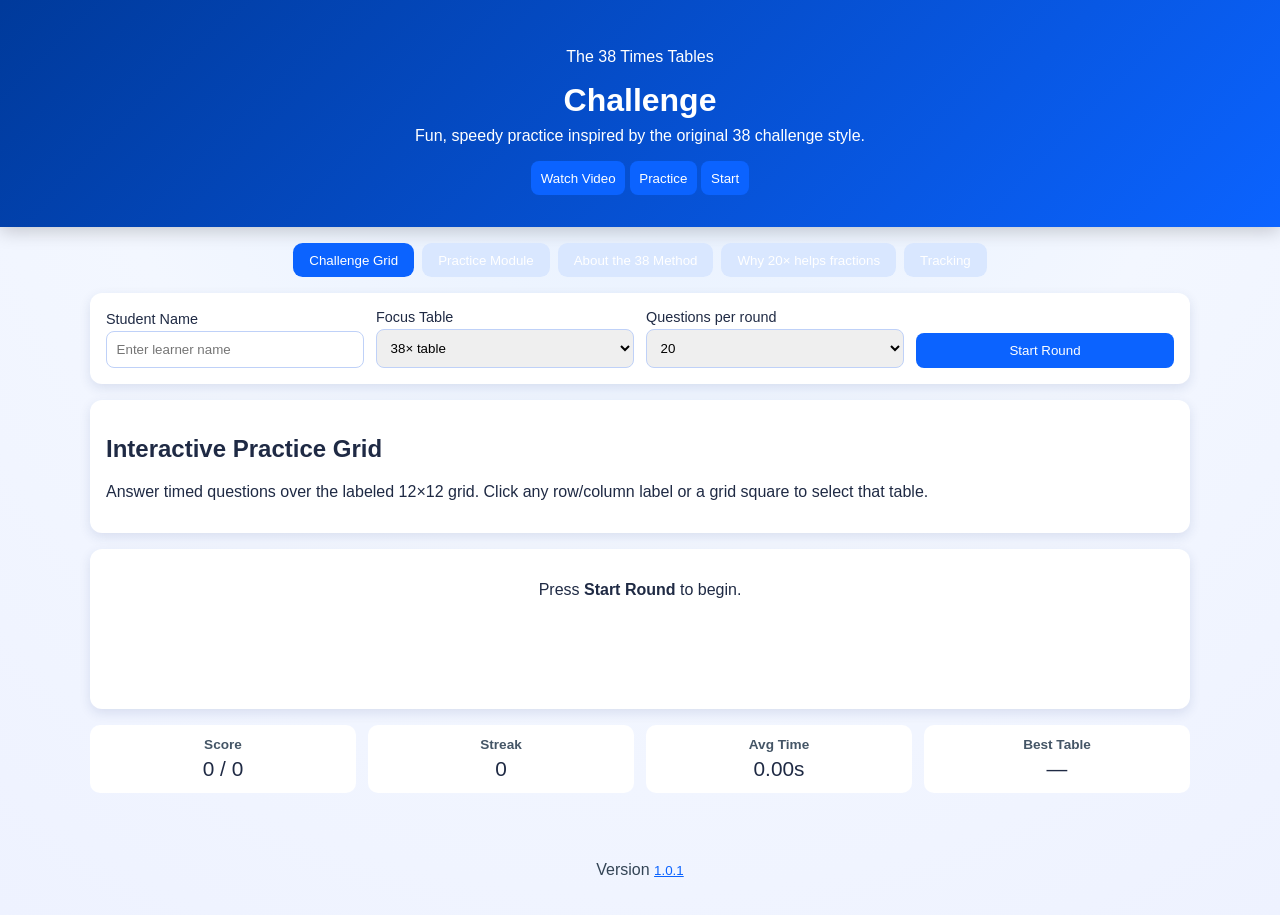
<file: index.html>
<!doctype html>
<html lang="en">
<head>
  <meta charset="UTF-8" />
  <meta name="viewport" content="width=device-width, initial-scale=1.0, viewport-fit=cover" />
  <title>The 38 Times Table Challenge+</title>
  <link rel="stylesheet" href="styles.css" />
</head>
<body>
  <div class="app-shell">
    <header class="hero">
      <p class="micro">The 38 Times Tables</p>
      <h1>Challenge</h1>
      <p class="subtitle">Fun, speedy practice inspired by the original 38 challenge style.</p>
      <div class="hero-actions">
        <button class="lime" data-tab-jump="about">Watch Video</button>
        <button class="lime" data-tab-jump="practice">Practice</button>
        <button class="lime" data-tab-jump="challenge">Start</button>
      </div>
    </header>

    <nav class="tabs">
      <button class="tab active" data-tab="challenge">Challenge Grid</button>
      <button class="tab" data-tab="practice">Practice Module</button>
      <button class="tab" data-tab="about">About the 38 Method</button>
      <button class="tab" data-tab="fractions">Why 20× helps fractions</button>
      <button class="tab" data-tab="analytics">Tracking</button>
    </nav>

    <main>
      <section id="challenge" class="panel active">
        <div class="card controls">
          <label>Student Name <input id="studentName" type="text" placeholder="Enter learner name" /></label>
          <label>Focus Table <select id="tableSelect"></select></label>
          <label>Questions per round
            <select id="roundSize"><option>10</option><option selected>20</option><option>30</option></select>
          </label>
          <button id="startBtn" class="lime">Start Round</button>
        </div>
        <div class="card challenge-grid-wrap">
          <h2>Interactive Practice Grid</h2>
          <p class="muted">Answer timed questions over the labeled 12×12 grid. Click any row/column label or a grid square to select that table.</p>
          <div id="challengeGrid" class="challenge-grid" aria-label="12 by 12 multiplication reference grid"></div>
        </div>
        <div class="card challenge-area" id="challengeArea">
          <p class="prompt">Press <strong>Start Round</strong> to begin.</p>
        </div>

        <div class="stats-grid">
          <div class="stat"><h3>Score</h3><p id="score">0 / 0</p></div>
          <div class="stat"><h3>Streak</h3><p id="streak">0</p></div>
          <div class="stat"><h3>Avg Time</h3><p id="avgTime">0.00s</p></div>
          <div class="stat"><h3>Best Table</h3><p id="bestTable">—</p></div>
        </div>
      </section>

      <section id="practice" class="panel">
        <article class="card">
          <h2>Practice Module</h2>
          <p class="muted">Pick a bite-sized task just like the original method.</p>
          <div class="practice-buttons">
            <button class="lime practice-btn" data-mode="square">Square numbers</button>
            <button class="lime practice-btn" data-mode="easy">Easy(ish)</button>
            <button class="lime practice-btn" data-mode="tricky">Tricky</button>
            <button class="lime practice-btn" data-mode="11and12">11s &amp; 12s</button>
            <button class="lime practice-btn" data-mode="nasty">Nasty tables</button>
            <button class="ghost practice-btn" data-mode="weak">Your Weak Spot</button>
          </div>
          <p id="practiceSummary" class="tip">Choose a mode to auto-set a focused round and jump straight into challenge mode.</p>
        </article>
      </section>

      <section id="about" class="panel">
        <article class="card article">
          <h2>The 38 times tables challenge is a clever new way to learn times tables that's fun, speedy and it really works!</h2>
          <p>Learning your multiplication times tables can be tough but the 38 Times Tables Challenge breaks this down into bite sized tasks allowing children to practice effectively in a fun visual way. It includes three main elements:</p>
          <ul>
            <li>The Animated Explainer Video</li>
            <li>The Practice Module</li>
            <li>The 38 Times Tables Challenge</li>
          </ul>
          <p>The animated explainer video explains why you don't really have to learn 144 (12x12) times tables, rather you should focus on learning the 38 times tables you actually need to learn.</p>
          <p>The practice section breaks down the 38 times tables challenge further into smaller practice tasks. These include:</p>
          <ul>
            <li>The square numbers</li>
            <li>The Easy(ish)</li>
            <li>The Tricky</li>
            <li>The 11s &amp; 12s</li>
            <li>The Nasty tables</li>
            <li>Your Weak Spot - the times tables the learner is struggling to remember</li>
          </ul>
          <p>The challenge itself provides an interactive practice grid where the learner answers all the important 38 times tables while being timed. Once the challenge is complete there's an optional feature to email a certificate and report with parental consent.</p>
        </article>
      </section>

      <section id="fractions" class="panel">
        <article class="card article">
          <h2>Why learning up to 20× times tables helps with fractions</h2>
          <p>When you know multiplication facts up to 20×, fraction work becomes faster and less stressful because fractions depend on multiplication patterns.</p>
          <h3>1) Faster common denominators</h3>
          <p>To add <code>3/8 + 5/12</code> you need the least common denominator. Knowing 8 and 12 facts quickly reveals <strong>24</strong>.</p>
          <h3>2) Better simplification</h3>
          <p>For <code>42/56</code>, spotting that both divide by <strong>14</strong> is easier when 14× facts are fluent.</p>
          <h3>3) Scaling fractions mentally</h3>
          <p>Equivalent fractions like <code>7/15 = 14/30 = 21/45</code> are immediate when you can multiply through 20×.</p>
          <p class="tip">Tip: use the Practice Module for weak tables first, then return to fraction exercises.</p>
        </article>
      </section>

      <section id="analytics" class="panel">
        <div class="card">
          <h2>Detailed Tracking</h2>
          <p>Every sum is logged: user, table, question, answer, correctness, date, time, and response duration.</p>
          <div class="insights capsule-grid">
            <div class="mini-stat"><h3>Overall Accuracy</h3><p id="overallAccuracy">0%</p></div>
            <div class="mini-stat"><h3>Overall Speed</h3><p id="overallSpeed">0.00s</p></div>
            <div class="mini-stat"><h3>Accuracy Trend</h3><p id="trendAccuracy">Need 40 answers</p></div>
            <div class="mini-stat"><h3>Speed Trend</h3><p id="trendSpeed">Need 40 answers</p></div>
            <div class="mini-stat"><h3>Habit Capsule Score</h3><p id="capsuleScore">0 pts</p></div>
            <div class="mini-stat"><h3>Consistency Streak</h3><p id="capsuleStreak">0 day streak</p></div>
          </div>
          <canvas id="accuracyChart" width="900" height="240" aria-label="Accuracy Chart"></canvas>
          <div class="insights">
            <div><h3>Strengths</h3><ul id="strengths"></ul></div>
            <div><h3>Weaknesses</h3><ul id="weaknesses"></ul></div>
          </div>
          <div class="insights">
            <div><h3>Common Errors</h3><ul id="commonErrors"></ul></div>
            <div><h3>Per-sum Improvement</h3><ul id="sumProgress"></ul></div>
          </div>
          <h3>Recent Answers</h3>
          <div class="table-wrap">
            <table>
              <thead><tr><th>Date</th><th>Time</th><th>User</th><th>Mode</th><th>Sum</th><th>Your Answer</th><th>Correct</th><th>Time Taken</th></tr></thead>
              <tbody id="recordsBody"></tbody>
            </table>
          </div>
        </div>
      </section>
    </main>

    <footer>
      <p>Version <button id="versionBtn" class="linkish">1.0.7</button></p>
    </footer>
  </div>

  <dialog id="versionDialog">
    <h3>Version History</h3>
    <ul id="versionList"></ul>
    <button id="closeVersions" class="lime">Close</button>
  </dialog>

  <script src="app.js"></script>
</body>
</html>
</file>
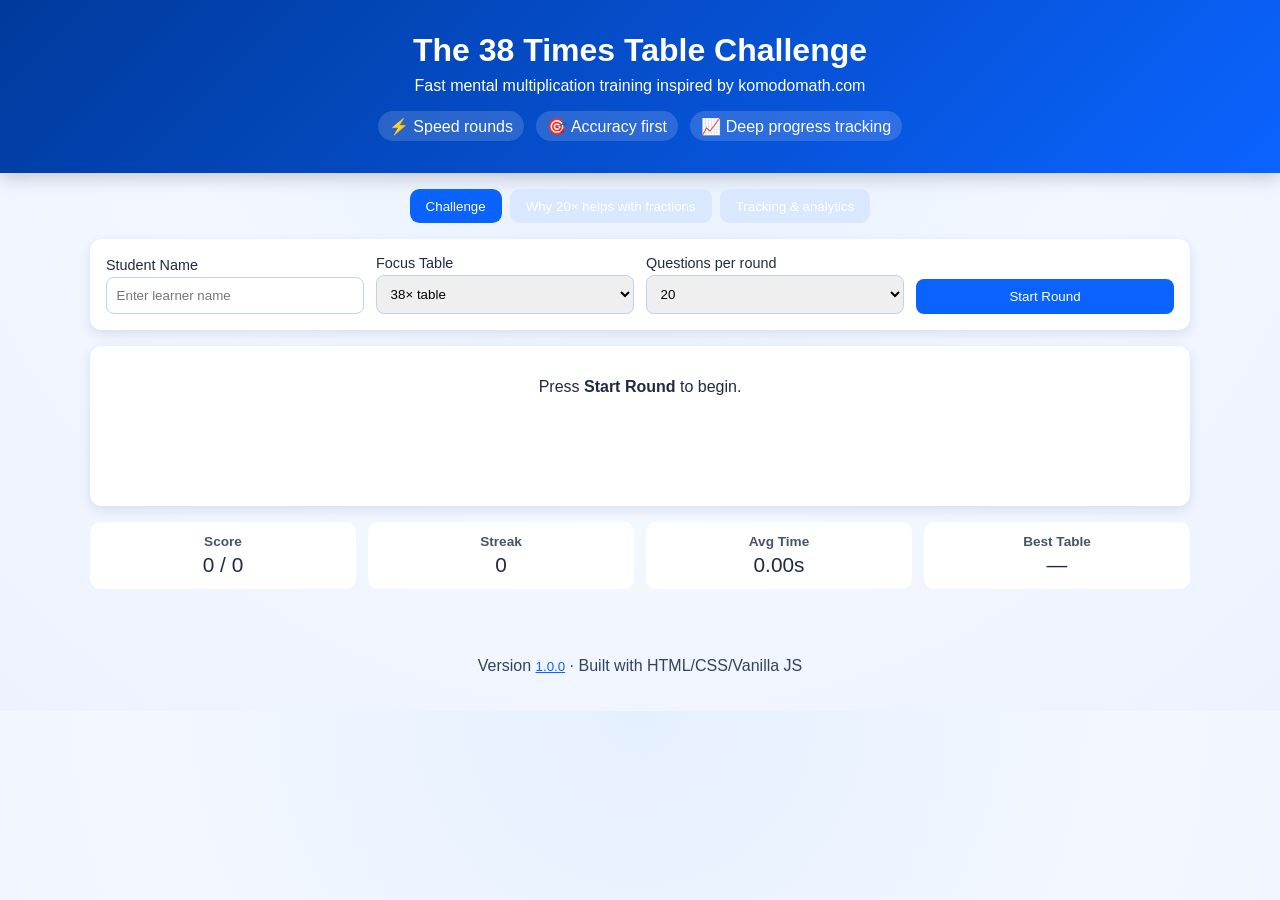
<file: archive/v1.0.0/index.html>
<!doctype html>
<html lang="en">
<head>
  <meta charset="UTF-8" />
  <meta name="viewport" content="width=device-width, initial-scale=1.0" />
  <title>The 38 Times Table Challenge+</title>
  <link rel="stylesheet" href="styles.css" />
</head>
<body>
  <header class="hero">
    <h1>The 38 Times Table Challenge</h1>
    <p class="subtitle">Fast mental multiplication training inspired by komodomath.com</p>
    <div class="hero-badges">
      <span>⚡ Speed rounds</span>
      <span>🎯 Accuracy first</span>
      <span>📈 Deep progress tracking</span>
    </div>
  </header>

  <nav class="tabs">
    <button class="tab active" data-tab="challenge">Challenge</button>
    <button class="tab" data-tab="fractions">Why 20× helps with fractions</button>
    <button class="tab" data-tab="analytics">Tracking & analytics</button>
  </nav>

  <main>
    <section id="challenge" class="panel active">
      <div class="card controls">
        <label>
          Student Name
          <input id="studentName" type="text" placeholder="Enter learner name" />
        </label>
        <label>
          Focus Table
          <select id="tableSelect"></select>
        </label>
        <label>
          Questions per round
          <select id="roundSize">
            <option>10</option>
            <option selected>20</option>
            <option>30</option>
          </select>
        </label>
        <button id="startBtn">Start Round</button>
      </div>

      <div class="card challenge-area" id="challengeArea">
        <p class="prompt">Press <strong>Start Round</strong> to begin.</p>
      </div>

      <div class="stats-grid">
        <div class="stat"><h3>Score</h3><p id="score">0 / 0</p></div>
        <div class="stat"><h3>Streak</h3><p id="streak">0</p></div>
        <div class="stat"><h3>Avg Time</h3><p id="avgTime">0.00s</p></div>
        <div class="stat"><h3>Best Table</h3><p id="bestTable">—</p></div>
      </div>
    </section>

    <section id="fractions" class="panel">
      <article class="card article">
        <h2>Why learning up to 20× times tables helps with fractions</h2>
        <p>When you know multiplication facts up to 20×, fraction work becomes faster and less stressful because fractions depend on multiplication patterns.</p>
        <h3>1) Faster common denominators</h3>
        <p>To add <code>3/8 + 5/12</code> you need the least common denominator. Knowing 8 and 12 facts quickly reveals <strong>24</strong>.
          That speed comes from knowing factors and multiples beyond just 12×.</p>
        <h3>2) Better simplification</h3>
        <p>For <code>42/56</code>, spotting that both divide by <strong>14</strong> (or 7) is easier when 14× and related facts are familiar.</p>
        <h3>3) Scaling fractions mentally</h3>
        <p>Equivalent fractions like <code>7/15 = 14/30 = 21/45</code> are immediate when you can multiply confidently through 20×.</p>
        <h3>4) Real-life confidence</h3>
        <ul>
          <li>Recipes: scaling ingredients by 3/2 or 5/4</li>
          <li>Percentages: 15%, 20%, 12.5%</li>
          <li>Ratios: maps, speed, unit rates</li>
        </ul>
        <p class="tip">Tip: practice times tables to 20× and then practice fraction conversions with timed rounds for best transfer.</p>
      </article>
    </section>

    <section id="analytics" class="panel">
      <div class="card">
        <h2>Detailed Tracking</h2>
        <p>Every sum is logged: user, table, question, answer, correctness, date, time, and response duration.</p>
        <canvas id="accuracyChart" width="900" height="240" aria-label="Accuracy Chart"></canvas>
        <div class="insights">
          <div>
            <h3>Strengths</h3>
            <ul id="strengths"></ul>
          </div>
          <div>
            <h3>Weaknesses</h3>
            <ul id="weaknesses"></ul>
          </div>
        </div>
        <h3>Recent Answers</h3>
        <div class="table-wrap">
          <table>
            <thead>
              <tr>
                <th>Date</th><th>Time</th><th>User</th><th>Sum</th><th>Your Answer</th><th>Correct</th><th>Time Taken</th>
              </tr>
            </thead>
            <tbody id="recordsBody"></tbody>
          </table>
        </div>
      </div>
    </section>
  </main>

  <footer>
    <p>Version <button id="versionBtn" class="linkish">1.0.0</button> · Built with HTML/CSS/Vanilla JS</p>
  </footer>

  <dialog id="versionDialog">
    <h3>Version History</h3>
    <ul id="versionList"></ul>
    <button id="closeVersions">Close</button>
  </dialog>

  <script src="app.js"></script>
</body>
</html>
</file>
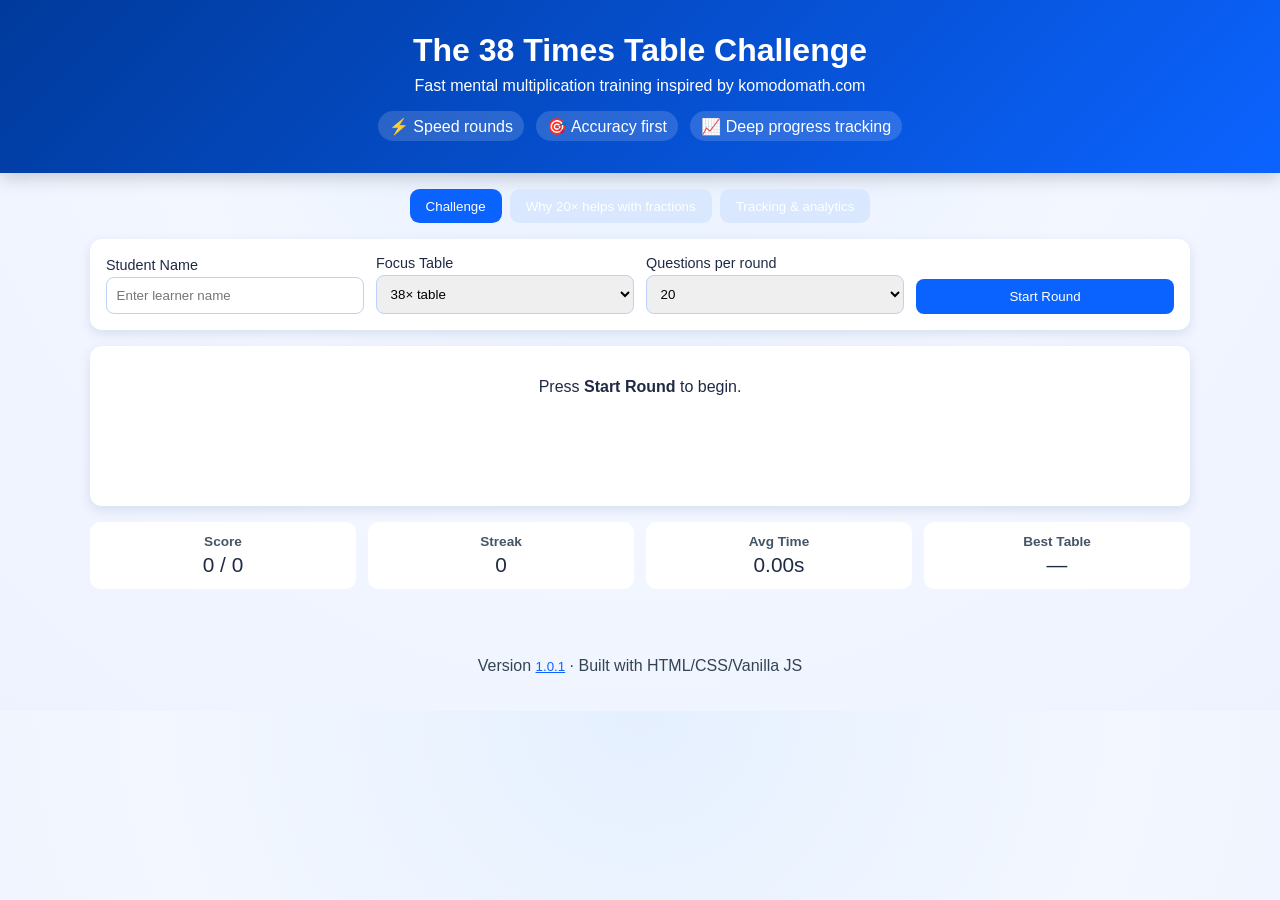
<file: archive/v1.0.1/index.html>
<!doctype html>
<html lang="en">
<head>
  <meta charset="UTF-8" />
  <meta name="viewport" content="width=device-width, initial-scale=1.0" />
  <title>The 38 Times Table Challenge+</title>
  <link rel="stylesheet" href="styles.css" />
</head>
<body>
  <header class="hero">
    <h1>The 38 Times Table Challenge</h1>
    <p class="subtitle">Fast mental multiplication training inspired by komodomath.com</p>
    <div class="hero-badges">
      <span>⚡ Speed rounds</span>
      <span>🎯 Accuracy first</span>
      <span>📈 Deep progress tracking</span>
    </div>
  </header>

  <nav class="tabs">
    <button class="tab active" data-tab="challenge">Challenge</button>
    <button class="tab" data-tab="fractions">Why 20× helps with fractions</button>
    <button class="tab" data-tab="analytics">Tracking & analytics</button>
  </nav>

  <main>
    <section id="challenge" class="panel active">
      <div class="card controls">
        <label>
          Student Name
          <input id="studentName" type="text" placeholder="Enter learner name" />
        </label>
        <label>
          Focus Table
          <select id="tableSelect"></select>
        </label>
        <label>
          Questions per round
          <select id="roundSize">
            <option>10</option>
            <option selected>20</option>
            <option>30</option>
          </select>
        </label>
        <button id="startBtn">Start Round</button>
      </div>

      <div class="card challenge-area" id="challengeArea">
        <p class="prompt">Press <strong>Start Round</strong> to begin.</p>
      </div>

      <div class="stats-grid">
        <div class="stat"><h3>Score</h3><p id="score">0 / 0</p></div>
        <div class="stat"><h3>Streak</h3><p id="streak">0</p></div>
        <div class="stat"><h3>Avg Time</h3><p id="avgTime">0.00s</p></div>
        <div class="stat"><h3>Best Table</h3><p id="bestTable">—</p></div>
      </div>
    </section>

    <section id="fractions" class="panel">
      <article class="card article">
        <h2>Why learning up to 20× times tables helps with fractions</h2>
        <p>When you know multiplication facts up to 20×, fraction work becomes faster and less stressful because fractions depend on multiplication patterns.</p>
        <h3>1) Faster common denominators</h3>
        <p>To add <code>3/8 + 5/12</code> you need the least common denominator. Knowing 8 and 12 facts quickly reveals <strong>24</strong>.
          That speed comes from knowing factors and multiples beyond just 12×.</p>
        <h3>2) Better simplification</h3>
        <p>For <code>42/56</code>, spotting that both divide by <strong>14</strong> (or 7) is easier when 14× and related facts are familiar.</p>
        <h3>3) Scaling fractions mentally</h3>
        <p>Equivalent fractions like <code>7/15 = 14/30 = 21/45</code> are immediate when you can multiply confidently through 20×.</p>
        <h3>4) Real-life confidence</h3>
        <ul>
          <li>Recipes: scaling ingredients by 3/2 or 5/4</li>
          <li>Percentages: 15%, 20%, 12.5%</li>
          <li>Ratios: maps, speed, unit rates</li>
        </ul>
        <p class="tip">Tip: practice times tables to 20× and then practice fraction conversions with timed rounds for best transfer.</p>
      </article>
    </section>

    <section id="analytics" class="panel">
      <div class="card">
        <h2>Detailed Tracking</h2>
        <p>Every sum is logged: user, table, question, answer, correctness, date, time, and response duration.</p>
        <canvas id="accuracyChart" width="900" height="240" aria-label="Accuracy Chart"></canvas>
        <div class="insights">
          <div>
            <h3>Strengths</h3>
            <ul id="strengths"></ul>
          </div>
          <div>
            <h3>Weaknesses</h3>
            <ul id="weaknesses"></ul>
          </div>
        </div>
        <h3>Recent Answers</h3>
        <div class="table-wrap">
          <table>
            <thead>
              <tr>
                <th>Date</th><th>Time</th><th>User</th><th>Sum</th><th>Your Answer</th><th>Correct</th><th>Time Taken</th>
              </tr>
            </thead>
            <tbody id="recordsBody"></tbody>
          </table>
        </div>
      </div>
    </section>
  </main>

  <footer>
    <p>Version <button id="versionBtn" class="linkish">1.0.1</button> · Built with HTML/CSS/Vanilla JS</p>
  </footer>

  <dialog id="versionDialog">
    <h3>Version History</h3>
    <ul id="versionList"></ul>
    <button id="closeVersions">Close</button>
  </dialog>

  <script src="app.js"></script>
</body>
</html>
</file>
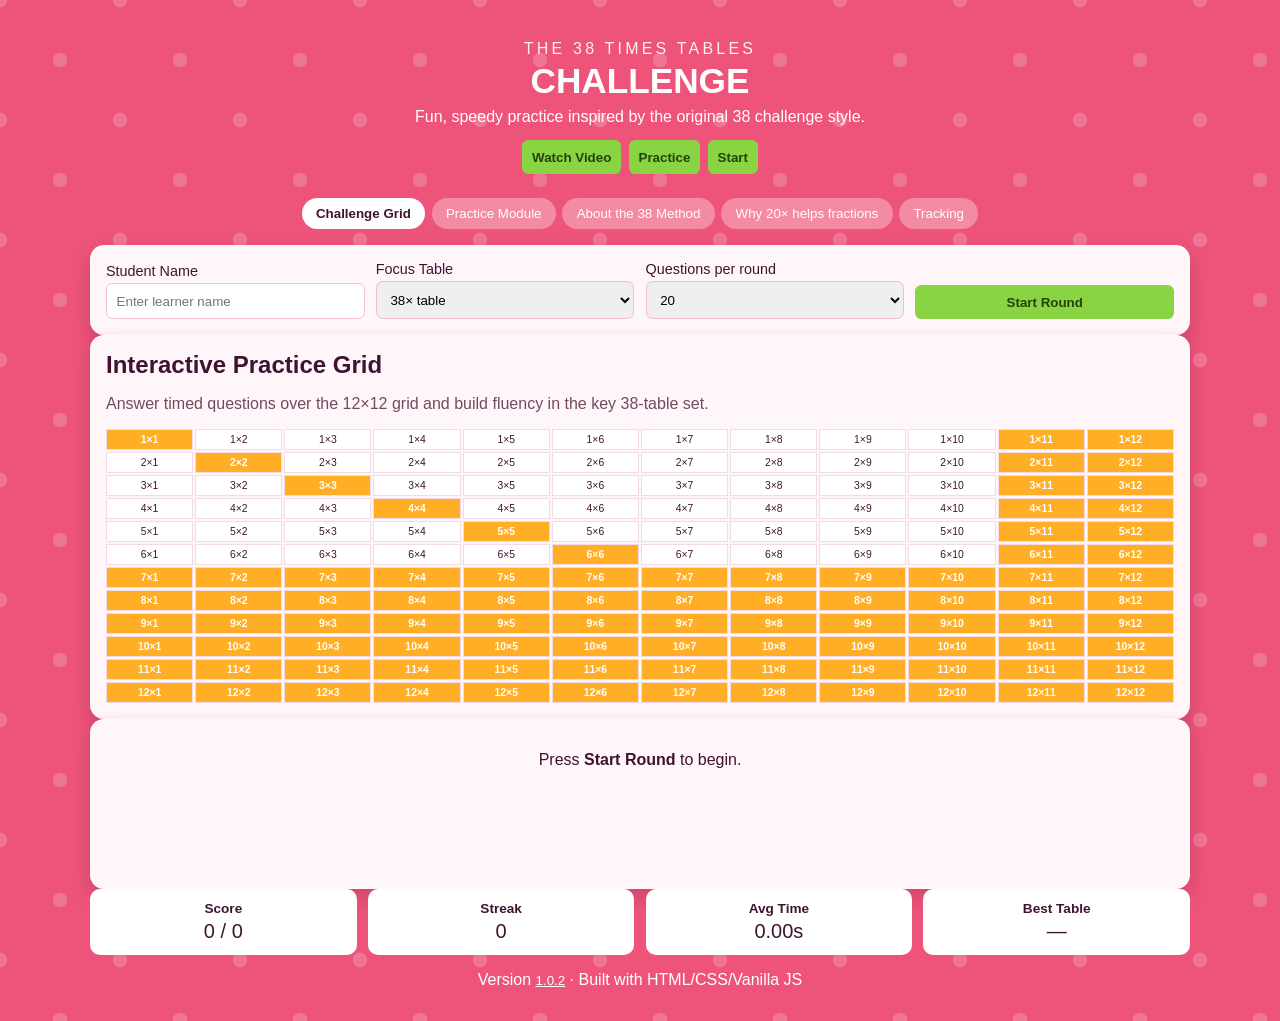
<file: archive/v1.0.2/index.html>
<!doctype html>
<html lang="en">
<head>
  <meta charset="UTF-8" />
  <meta name="viewport" content="width=device-width, initial-scale=1.0" />
  <title>The 38 Times Table Challenge+</title>
  <link rel="stylesheet" href="styles.css" />
</head>
<body>
  <div class="app-shell">
    <header class="hero">
      <p class="micro">The 38 Times Tables</p>
      <h1>Challenge</h1>
      <p class="subtitle">Fun, speedy practice inspired by the original 38 challenge style.</p>
      <div class="hero-actions">
        <button class="lime" data-tab-jump="about">Watch Video</button>
        <button class="lime" data-tab-jump="practice">Practice</button>
        <button class="lime" data-tab-jump="challenge">Start</button>
      </div>
    </header>

    <nav class="tabs">
      <button class="tab active" data-tab="challenge">Challenge Grid</button>
      <button class="tab" data-tab="practice">Practice Module</button>
      <button class="tab" data-tab="about">About the 38 Method</button>
      <button class="tab" data-tab="fractions">Why 20× helps fractions</button>
      <button class="tab" data-tab="analytics">Tracking</button>
    </nav>

    <main>
      <section id="challenge" class="panel active">
        <div class="card controls">
          <label>Student Name <input id="studentName" type="text" placeholder="Enter learner name" /></label>
          <label>Focus Table <select id="tableSelect"></select></label>
          <label>Questions per round
            <select id="roundSize"><option>10</option><option selected>20</option><option>30</option></select>
          </label>
          <button id="startBtn" class="lime">Start Round</button>
        </div>
        <div class="card challenge-grid-wrap">
          <h2>Interactive Practice Grid</h2>
          <p class="muted">Answer timed questions over the 12×12 grid and build fluency in the key 38-table set.</p>
          <div id="challengeGrid" class="challenge-grid" aria-label="12 by 12 multiplication reference grid"></div>
        </div>
        <div class="card challenge-area" id="challengeArea">
          <p class="prompt">Press <strong>Start Round</strong> to begin.</p>
        </div>

        <div class="stats-grid">
          <div class="stat"><h3>Score</h3><p id="score">0 / 0</p></div>
          <div class="stat"><h3>Streak</h3><p id="streak">0</p></div>
          <div class="stat"><h3>Avg Time</h3><p id="avgTime">0.00s</p></div>
          <div class="stat"><h3>Best Table</h3><p id="bestTable">—</p></div>
        </div>
      </section>

      <section id="practice" class="panel">
        <article class="card">
          <h2>Practice Module</h2>
          <p class="muted">Pick a bite-sized task just like the original method.</p>
          <div class="practice-buttons">
            <button class="lime practice-btn" data-mode="square">Square numbers</button>
            <button class="lime practice-btn" data-mode="easy">Easy(ish)</button>
            <button class="lime practice-btn" data-mode="tricky">Tricky</button>
            <button class="lime practice-btn" data-mode="11and12">11s &amp; 12s</button>
            <button class="lime practice-btn" data-mode="nasty">Nasty tables</button>
            <button class="ghost practice-btn" data-mode="weak">Your Weak Spot</button>
          </div>
          <p id="practiceSummary" class="tip">Choose a mode to auto-set a focused round and jump straight into challenge mode.</p>
        </article>
      </section>

      <section id="about" class="panel">
        <article class="card article">
          <h2>The 38 times tables challenge is a clever new way to learn times tables that's fun, speedy and it really works!</h2>
          <p>Learning your multiplication times tables can be tough but the 38 Times Tables Challenge breaks this down into bite sized tasks allowing children to practice effectively in a fun visual way. It includes three main elements:</p>
          <ul>
            <li>The Animated Explainer Video</li>
            <li>The Practice Module</li>
            <li>The 38 Times Tables Challenge</li>
          </ul>
          <p>The animated explainer video explains why you don't really have to learn 144 (12x12) times tables, rather you should focus on learning the 38 times tables you actually need to learn.</p>
          <p>The practice section breaks down the 38 times tables challenge further into smaller practice tasks. These include:</p>
          <ul>
            <li>The square numbers</li>
            <li>The Easy(ish)</li>
            <li>The Tricky</li>
            <li>The 11s &amp; 12s</li>
            <li>The Nasty tables</li>
            <li>Your Weak Spot - the times tables the learner is struggling to remember</li>
          </ul>
          <p>The challenge itself provides an interactive practice grid where the learner answers all the important 38 times tables while being timed. Once the challenge is complete there's an optional feature to email a certificate and report with parental consent.</p>
        </article>
      </section>

      <section id="fractions" class="panel">
        <article class="card article">
          <h2>Why learning up to 20× times tables helps with fractions</h2>
          <p>When you know multiplication facts up to 20×, fraction work becomes faster and less stressful because fractions depend on multiplication patterns.</p>
          <h3>1) Faster common denominators</h3>
          <p>To add <code>3/8 + 5/12</code> you need the least common denominator. Knowing 8 and 12 facts quickly reveals <strong>24</strong>.</p>
          <h3>2) Better simplification</h3>
          <p>For <code>42/56</code>, spotting that both divide by <strong>14</strong> is easier when 14× facts are fluent.</p>
          <h3>3) Scaling fractions mentally</h3>
          <p>Equivalent fractions like <code>7/15 = 14/30 = 21/45</code> are immediate when you can multiply through 20×.</p>
          <p class="tip">Tip: use the Practice Module for weak tables first, then return to fraction exercises.</p>
        </article>
      </section>

      <section id="analytics" class="panel">
        <div class="card">
          <h2>Detailed Tracking</h2>
          <p>Every sum is logged: user, table, question, answer, correctness, date, time, and response duration.</p>
          <canvas id="accuracyChart" width="900" height="240" aria-label="Accuracy Chart"></canvas>
          <div class="insights">
            <div><h3>Strengths</h3><ul id="strengths"></ul></div>
            <div><h3>Weaknesses</h3><ul id="weaknesses"></ul></div>
          </div>
          <h3>Recent Answers</h3>
          <div class="table-wrap">
            <table>
              <thead><tr><th>Date</th><th>Time</th><th>User</th><th>Mode</th><th>Sum</th><th>Your Answer</th><th>Correct</th><th>Time Taken</th></tr></thead>
              <tbody id="recordsBody"></tbody>
            </table>
          </div>
        </div>
      </section>
    </main>

    <footer>
      <p>Version <button id="versionBtn" class="linkish">1.0.2</button> · Built with HTML/CSS/Vanilla JS</p>
    </footer>
  </div>

  <dialog id="versionDialog">
    <h3>Version History</h3>
    <ul id="versionList"></ul>
    <button id="closeVersions" class="lime">Close</button>
  </dialog>

  <script src="app.js"></script>
</body>
</html>
</file>
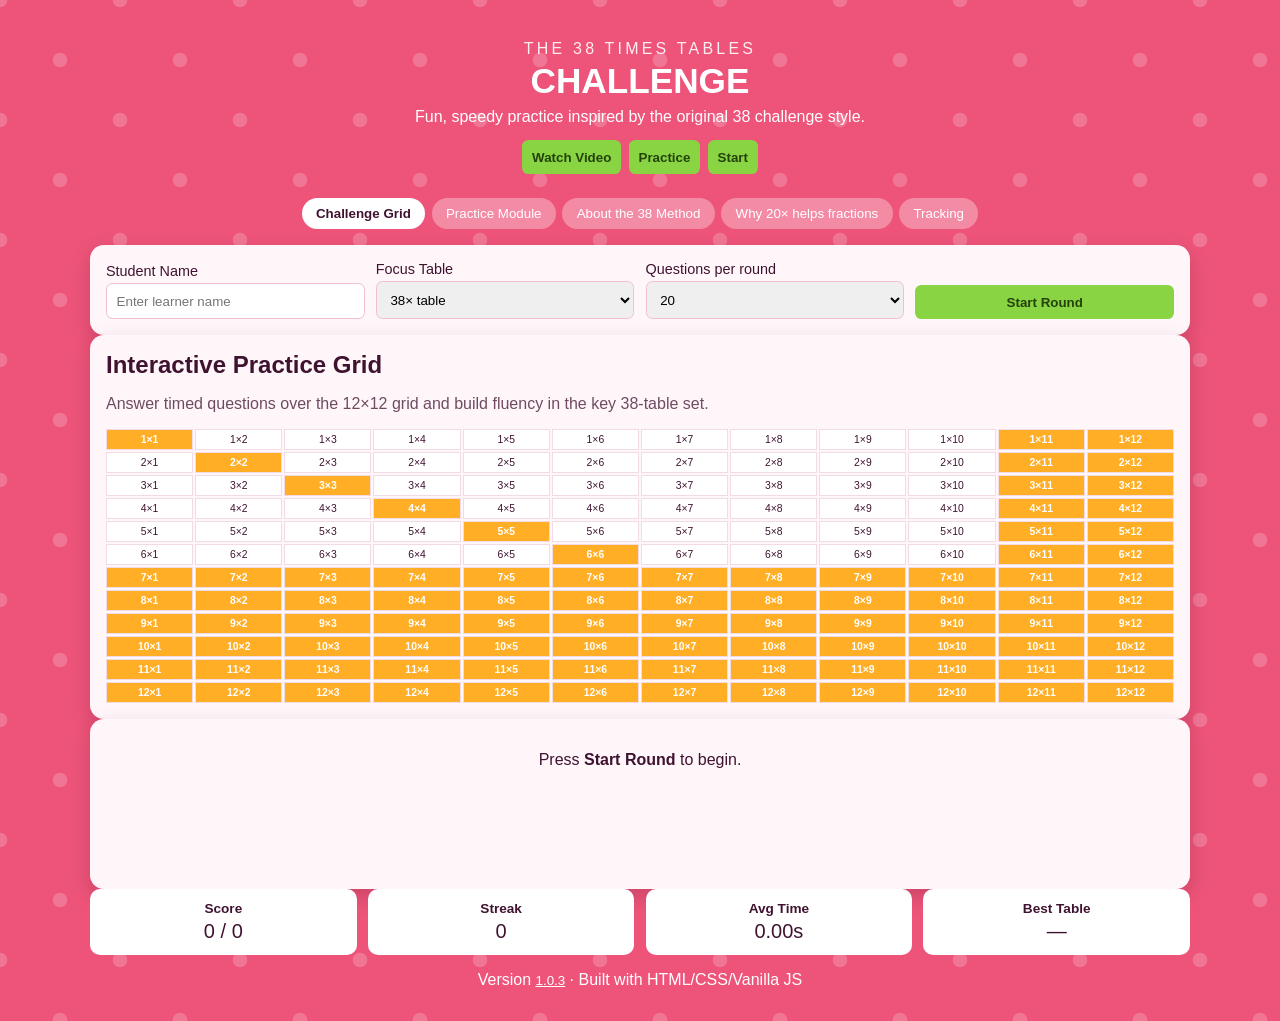
<file: archive/v1.0.3/index.html>
<!doctype html>
<html lang="en">
<head>
  <meta charset="UTF-8" />
  <meta name="viewport" content="width=device-width, initial-scale=1.0" />
  <title>The 38 Times Table Challenge+</title>
  <link rel="stylesheet" href="styles.css" />
</head>
<body>
  <div class="app-shell">
    <header class="hero">
      <p class="micro">The 38 Times Tables</p>
      <h1>Challenge</h1>
      <p class="subtitle">Fun, speedy practice inspired by the original 38 challenge style.</p>
      <div class="hero-actions">
        <button class="lime" data-tab-jump="about">Watch Video</button>
        <button class="lime" data-tab-jump="practice">Practice</button>
        <button class="lime" data-tab-jump="challenge">Start</button>
      </div>
    </header>

    <nav class="tabs">
      <button class="tab active" data-tab="challenge">Challenge Grid</button>
      <button class="tab" data-tab="practice">Practice Module</button>
      <button class="tab" data-tab="about">About the 38 Method</button>
      <button class="tab" data-tab="fractions">Why 20× helps fractions</button>
      <button class="tab" data-tab="analytics">Tracking</button>
    </nav>

    <main>
      <section id="challenge" class="panel active">
        <div class="card controls">
          <label>Student Name <input id="studentName" type="text" placeholder="Enter learner name" /></label>
          <label>Focus Table <select id="tableSelect"></select></label>
          <label>Questions per round
            <select id="roundSize"><option>10</option><option selected>20</option><option>30</option></select>
          </label>
          <button id="startBtn" class="lime">Start Round</button>
        </div>
        <div class="card challenge-grid-wrap">
          <h2>Interactive Practice Grid</h2>
          <p class="muted">Answer timed questions over the 12×12 grid and build fluency in the key 38-table set.</p>
          <div id="challengeGrid" class="challenge-grid" aria-label="12 by 12 multiplication reference grid"></div>
        </div>
        <div class="card challenge-area" id="challengeArea">
          <p class="prompt">Press <strong>Start Round</strong> to begin.</p>
        </div>

        <div class="stats-grid">
          <div class="stat"><h3>Score</h3><p id="score">0 / 0</p></div>
          <div class="stat"><h3>Streak</h3><p id="streak">0</p></div>
          <div class="stat"><h3>Avg Time</h3><p id="avgTime">0.00s</p></div>
          <div class="stat"><h3>Best Table</h3><p id="bestTable">—</p></div>
        </div>
      </section>

      <section id="practice" class="panel">
        <article class="card">
          <h2>Practice Module</h2>
          <p class="muted">Pick a bite-sized task just like the original method.</p>
          <div class="practice-buttons">
            <button class="lime practice-btn" data-mode="square">Square numbers</button>
            <button class="lime practice-btn" data-mode="easy">Easy(ish)</button>
            <button class="lime practice-btn" data-mode="tricky">Tricky</button>
            <button class="lime practice-btn" data-mode="11and12">11s &amp; 12s</button>
            <button class="lime practice-btn" data-mode="nasty">Nasty tables</button>
            <button class="ghost practice-btn" data-mode="weak">Your Weak Spot</button>
          </div>
          <p id="practiceSummary" class="tip">Choose a mode to auto-set a focused round and jump straight into challenge mode.</p>
        </article>
      </section>

      <section id="about" class="panel">
        <article class="card article">
          <h2>The 38 times tables challenge is a clever new way to learn times tables that's fun, speedy and it really works!</h2>
          <p>Learning your multiplication times tables can be tough but the 38 Times Tables Challenge breaks this down into bite sized tasks allowing children to practice effectively in a fun visual way. It includes three main elements:</p>
          <ul>
            <li>The Animated Explainer Video</li>
            <li>The Practice Module</li>
            <li>The 38 Times Tables Challenge</li>
          </ul>
          <p>The animated explainer video explains why you don't really have to learn 144 (12x12) times tables, rather you should focus on learning the 38 times tables you actually need to learn.</p>
          <p>The practice section breaks down the 38 times tables challenge further into smaller practice tasks. These include:</p>
          <ul>
            <li>The square numbers</li>
            <li>The Easy(ish)</li>
            <li>The Tricky</li>
            <li>The 11s &amp; 12s</li>
            <li>The Nasty tables</li>
            <li>Your Weak Spot - the times tables the learner is struggling to remember</li>
          </ul>
          <p>The challenge itself provides an interactive practice grid where the learner answers all the important 38 times tables while being timed. Once the challenge is complete there's an optional feature to email a certificate and report with parental consent.</p>
        </article>
      </section>

      <section id="fractions" class="panel">
        <article class="card article">
          <h2>Why learning up to 20× times tables helps with fractions</h2>
          <p>When you know multiplication facts up to 20×, fraction work becomes faster and less stressful because fractions depend on multiplication patterns.</p>
          <h3>1) Faster common denominators</h3>
          <p>To add <code>3/8 + 5/12</code> you need the least common denominator. Knowing 8 and 12 facts quickly reveals <strong>24</strong>.</p>
          <h3>2) Better simplification</h3>
          <p>For <code>42/56</code>, spotting that both divide by <strong>14</strong> is easier when 14× facts are fluent.</p>
          <h3>3) Scaling fractions mentally</h3>
          <p>Equivalent fractions like <code>7/15 = 14/30 = 21/45</code> are immediate when you can multiply through 20×.</p>
          <p class="tip">Tip: use the Practice Module for weak tables first, then return to fraction exercises.</p>
        </article>
      </section>

      <section id="analytics" class="panel">
        <div class="card">
          <h2>Detailed Tracking</h2>
          <p>Every sum is logged: user, table, question, answer, correctness, date, time, and response duration.</p>
          <canvas id="accuracyChart" width="900" height="240" aria-label="Accuracy Chart"></canvas>
          <div class="insights">
            <div><h3>Strengths</h3><ul id="strengths"></ul></div>
            <div><h3>Weaknesses</h3><ul id="weaknesses"></ul></div>
          </div>
          <h3>Recent Answers</h3>
          <div class="table-wrap">
            <table>
              <thead><tr><th>Date</th><th>Time</th><th>User</th><th>Mode</th><th>Sum</th><th>Your Answer</th><th>Correct</th><th>Time Taken</th></tr></thead>
              <tbody id="recordsBody"></tbody>
            </table>
          </div>
        </div>
      </section>
    </main>

    <footer>
      <p>Version <button id="versionBtn" class="linkish">1.0.3</button> · Built with HTML/CSS/Vanilla JS</p>
    </footer>
  </div>

  <dialog id="versionDialog">
    <h3>Version History</h3>
    <ul id="versionList"></ul>
    <button id="closeVersions" class="lime">Close</button>
  </dialog>

  <script src="app.js"></script>
</body>
</html>
</file>
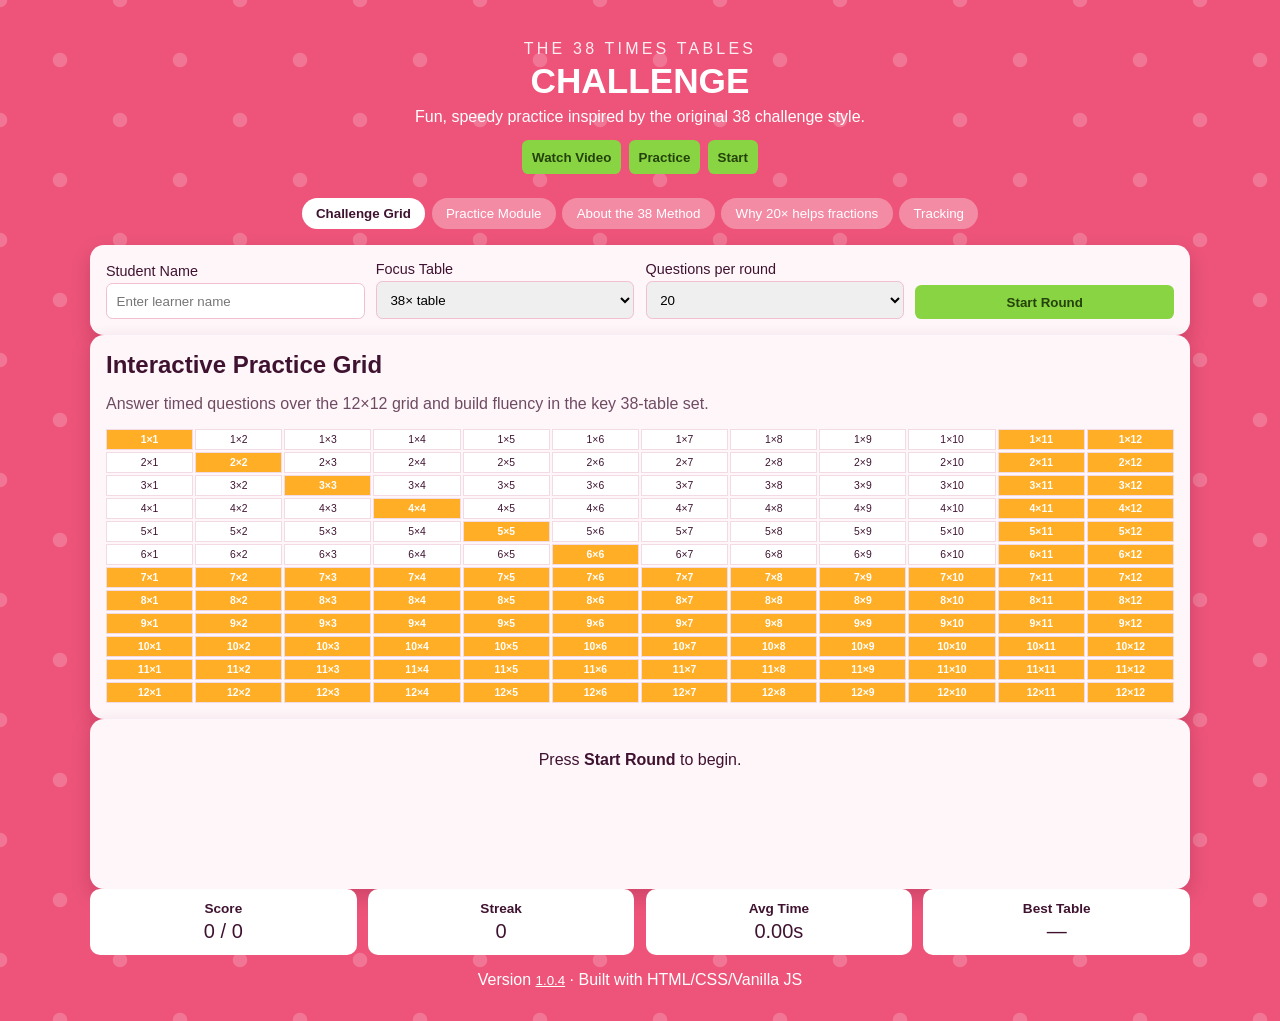
<file: archive/v1.0.4/index.html>
<!doctype html>
<html lang="en">
<head>
  <meta charset="UTF-8" />
  <meta name="viewport" content="width=device-width, initial-scale=1.0" />
  <title>The 38 Times Table Challenge+</title>
  <link rel="stylesheet" href="styles.css" />
</head>
<body>
  <div class="app-shell">
    <header class="hero">
      <p class="micro">The 38 Times Tables</p>
      <h1>Challenge</h1>
      <p class="subtitle">Fun, speedy practice inspired by the original 38 challenge style.</p>
      <div class="hero-actions">
        <button class="lime" data-tab-jump="about">Watch Video</button>
        <button class="lime" data-tab-jump="practice">Practice</button>
        <button class="lime" data-tab-jump="challenge">Start</button>
      </div>
    </header>

    <nav class="tabs">
      <button class="tab active" data-tab="challenge">Challenge Grid</button>
      <button class="tab" data-tab="practice">Practice Module</button>
      <button class="tab" data-tab="about">About the 38 Method</button>
      <button class="tab" data-tab="fractions">Why 20× helps fractions</button>
      <button class="tab" data-tab="analytics">Tracking</button>
    </nav>

    <main>
      <section id="challenge" class="panel active">
        <div class="card controls">
          <label>Student Name <input id="studentName" type="text" placeholder="Enter learner name" /></label>
          <label>Focus Table <select id="tableSelect"></select></label>
          <label>Questions per round
            <select id="roundSize"><option>10</option><option selected>20</option><option>30</option></select>
          </label>
          <button id="startBtn" class="lime">Start Round</button>
        </div>
        <div class="card challenge-grid-wrap">
          <h2>Interactive Practice Grid</h2>
          <p class="muted">Answer timed questions over the 12×12 grid and build fluency in the key 38-table set.</p>
          <div id="challengeGrid" class="challenge-grid" aria-label="12 by 12 multiplication reference grid"></div>
        </div>
        <div class="card challenge-area" id="challengeArea">
          <p class="prompt">Press <strong>Start Round</strong> to begin.</p>
        </div>

        <div class="stats-grid">
          <div class="stat"><h3>Score</h3><p id="score">0 / 0</p></div>
          <div class="stat"><h3>Streak</h3><p id="streak">0</p></div>
          <div class="stat"><h3>Avg Time</h3><p id="avgTime">0.00s</p></div>
          <div class="stat"><h3>Best Table</h3><p id="bestTable">—</p></div>
        </div>
      </section>

      <section id="practice" class="panel">
        <article class="card">
          <h2>Practice Module</h2>
          <p class="muted">Pick a bite-sized task just like the original method.</p>
          <div class="practice-buttons">
            <button class="lime practice-btn" data-mode="square">Square numbers</button>
            <button class="lime practice-btn" data-mode="easy">Easy(ish)</button>
            <button class="lime practice-btn" data-mode="tricky">Tricky</button>
            <button class="lime practice-btn" data-mode="11and12">11s &amp; 12s</button>
            <button class="lime practice-btn" data-mode="nasty">Nasty tables</button>
            <button class="ghost practice-btn" data-mode="weak">Your Weak Spot</button>
          </div>
          <p id="practiceSummary" class="tip">Choose a mode to auto-set a focused round and jump straight into challenge mode.</p>
        </article>
      </section>

      <section id="about" class="panel">
        <article class="card article">
          <h2>The 38 times tables challenge is a clever new way to learn times tables that's fun, speedy and it really works!</h2>
          <p>Learning your multiplication times tables can be tough but the 38 Times Tables Challenge breaks this down into bite sized tasks allowing children to practice effectively in a fun visual way. It includes three main elements:</p>
          <ul>
            <li>The Animated Explainer Video</li>
            <li>The Practice Module</li>
            <li>The 38 Times Tables Challenge</li>
          </ul>
          <p>The animated explainer video explains why you don't really have to learn 144 (12x12) times tables, rather you should focus on learning the 38 times tables you actually need to learn.</p>
          <p>The practice section breaks down the 38 times tables challenge further into smaller practice tasks. These include:</p>
          <ul>
            <li>The square numbers</li>
            <li>The Easy(ish)</li>
            <li>The Tricky</li>
            <li>The 11s &amp; 12s</li>
            <li>The Nasty tables</li>
            <li>Your Weak Spot - the times tables the learner is struggling to remember</li>
          </ul>
          <p>The challenge itself provides an interactive practice grid where the learner answers all the important 38 times tables while being timed. Once the challenge is complete there's an optional feature to email a certificate and report with parental consent.</p>
        </article>
      </section>

      <section id="fractions" class="panel">
        <article class="card article">
          <h2>Why learning up to 20× times tables helps with fractions</h2>
          <p>When you know multiplication facts up to 20×, fraction work becomes faster and less stressful because fractions depend on multiplication patterns.</p>
          <h3>1) Faster common denominators</h3>
          <p>To add <code>3/8 + 5/12</code> you need the least common denominator. Knowing 8 and 12 facts quickly reveals <strong>24</strong>.</p>
          <h3>2) Better simplification</h3>
          <p>For <code>42/56</code>, spotting that both divide by <strong>14</strong> is easier when 14× facts are fluent.</p>
          <h3>3) Scaling fractions mentally</h3>
          <p>Equivalent fractions like <code>7/15 = 14/30 = 21/45</code> are immediate when you can multiply through 20×.</p>
          <p class="tip">Tip: use the Practice Module for weak tables first, then return to fraction exercises.</p>
        </article>
      </section>

      <section id="analytics" class="panel">
        <div class="card">
          <h2>Detailed Tracking</h2>
          <p>Every sum is logged: user, table, question, answer, correctness, date, time, and response duration.</p>
          <div class="insights capsule-grid">
            <div class="mini-stat"><h3>Overall Accuracy</h3><p id="overallAccuracy">0%</p></div>
            <div class="mini-stat"><h3>Overall Speed</h3><p id="overallSpeed">0.00s</p></div>
            <div class="mini-stat"><h3>Accuracy Trend</h3><p id="trendAccuracy">Need 40 answers</p></div>
            <div class="mini-stat"><h3>Speed Trend</h3><p id="trendSpeed">Need 40 answers</p></div>
            <div class="mini-stat"><h3>Habit Capsule Score</h3><p id="capsuleScore">0 pts</p></div>
            <div class="mini-stat"><h3>Consistency Streak</h3><p id="capsuleStreak">0 day streak</p></div>
          </div>
          <canvas id="accuracyChart" width="900" height="240" aria-label="Accuracy Chart"></canvas>
          <div class="insights">
            <div><h3>Strengths</h3><ul id="strengths"></ul></div>
            <div><h3>Weaknesses</h3><ul id="weaknesses"></ul></div>
          </div>
          <div class="insights">
            <div><h3>Common Errors</h3><ul id="commonErrors"></ul></div>
            <div><h3>Per-sum Improvement</h3><ul id="sumProgress"></ul></div>
          </div>
          <h3>Recent Answers</h3>
          <div class="table-wrap">
            <table>
              <thead><tr><th>Date</th><th>Time</th><th>User</th><th>Mode</th><th>Sum</th><th>Your Answer</th><th>Correct</th><th>Time Taken</th></tr></thead>
              <tbody id="recordsBody"></tbody>
            </table>
          </div>
        </div>
      </section>
    </main>

    <footer>
      <p>Version <button id="versionBtn" class="linkish">1.0.4</button> · Built with HTML/CSS/Vanilla JS</p>
    </footer>
  </div>

  <dialog id="versionDialog">
    <h3>Version History</h3>
    <ul id="versionList"></ul>
    <button id="closeVersions" class="lime">Close</button>
  </dialog>

  <script src="app.js"></script>
</body>
</html>
</file>
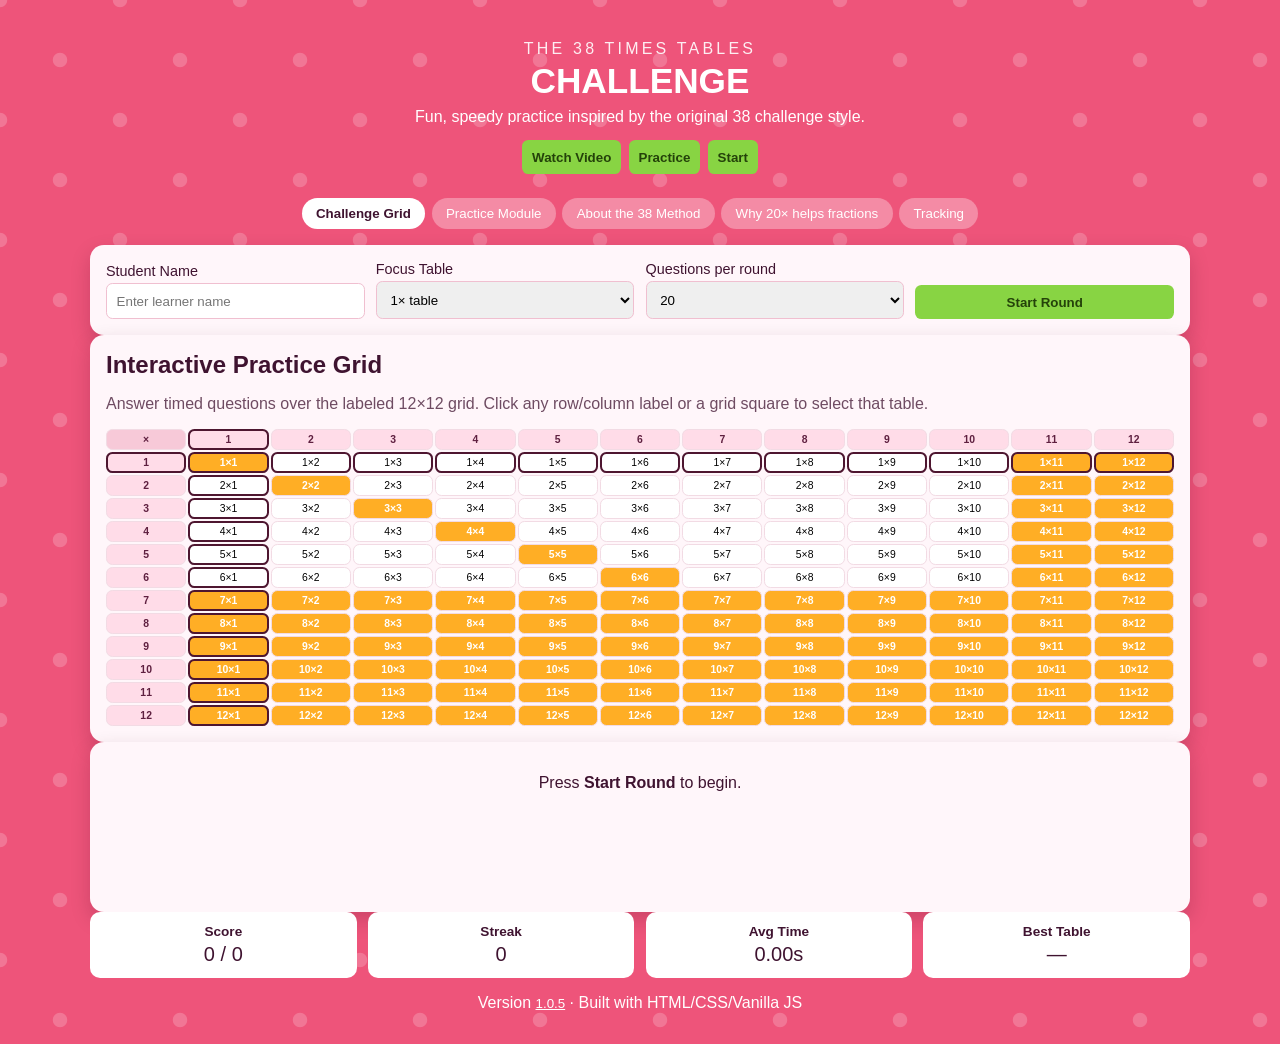
<file: archive/v1.0.5/index.html>
<!doctype html>
<html lang="en">
<head>
  <meta charset="UTF-8" />
  <meta name="viewport" content="width=device-width, initial-scale=1.0" />
  <title>The 38 Times Table Challenge+</title>
  <link rel="stylesheet" href="styles.css" />
</head>
<body>
  <div class="app-shell">
    <header class="hero">
      <p class="micro">The 38 Times Tables</p>
      <h1>Challenge</h1>
      <p class="subtitle">Fun, speedy practice inspired by the original 38 challenge style.</p>
      <div class="hero-actions">
        <button class="lime" data-tab-jump="about">Watch Video</button>
        <button class="lime" data-tab-jump="practice">Practice</button>
        <button class="lime" data-tab-jump="challenge">Start</button>
      </div>
    </header>

    <nav class="tabs">
      <button class="tab active" data-tab="challenge">Challenge Grid</button>
      <button class="tab" data-tab="practice">Practice Module</button>
      <button class="tab" data-tab="about">About the 38 Method</button>
      <button class="tab" data-tab="fractions">Why 20× helps fractions</button>
      <button class="tab" data-tab="analytics">Tracking</button>
    </nav>

    <main>
      <section id="challenge" class="panel active">
        <div class="card controls">
          <label>Student Name <input id="studentName" type="text" placeholder="Enter learner name" /></label>
          <label>Focus Table <select id="tableSelect"></select></label>
          <label>Questions per round
            <select id="roundSize"><option>10</option><option selected>20</option><option>30</option></select>
          </label>
          <button id="startBtn" class="lime">Start Round</button>
        </div>
        <div class="card challenge-grid-wrap">
          <h2>Interactive Practice Grid</h2>
          <p class="muted">Answer timed questions over the labeled 12×12 grid. Click any row/column label or a grid square to select that table.</p>
          <div id="challengeGrid" class="challenge-grid" aria-label="12 by 12 multiplication reference grid"></div>
        </div>
        <div class="card challenge-area" id="challengeArea">
          <p class="prompt">Press <strong>Start Round</strong> to begin.</p>
        </div>

        <div class="stats-grid">
          <div class="stat"><h3>Score</h3><p id="score">0 / 0</p></div>
          <div class="stat"><h3>Streak</h3><p id="streak">0</p></div>
          <div class="stat"><h3>Avg Time</h3><p id="avgTime">0.00s</p></div>
          <div class="stat"><h3>Best Table</h3><p id="bestTable">—</p></div>
        </div>
      </section>

      <section id="practice" class="panel">
        <article class="card">
          <h2>Practice Module</h2>
          <p class="muted">Pick a bite-sized task just like the original method.</p>
          <div class="practice-buttons">
            <button class="lime practice-btn" data-mode="square">Square numbers</button>
            <button class="lime practice-btn" data-mode="easy">Easy(ish)</button>
            <button class="lime practice-btn" data-mode="tricky">Tricky</button>
            <button class="lime practice-btn" data-mode="11and12">11s &amp; 12s</button>
            <button class="lime practice-btn" data-mode="nasty">Nasty tables</button>
            <button class="ghost practice-btn" data-mode="weak">Your Weak Spot</button>
          </div>
          <p id="practiceSummary" class="tip">Choose a mode to auto-set a focused round and jump straight into challenge mode.</p>
        </article>
      </section>

      <section id="about" class="panel">
        <article class="card article">
          <h2>The 38 times tables challenge is a clever new way to learn times tables that's fun, speedy and it really works!</h2>
          <p>Learning your multiplication times tables can be tough but the 38 Times Tables Challenge breaks this down into bite sized tasks allowing children to practice effectively in a fun visual way. It includes three main elements:</p>
          <ul>
            <li>The Animated Explainer Video</li>
            <li>The Practice Module</li>
            <li>The 38 Times Tables Challenge</li>
          </ul>
          <p>The animated explainer video explains why you don't really have to learn 144 (12x12) times tables, rather you should focus on learning the 38 times tables you actually need to learn.</p>
          <p>The practice section breaks down the 38 times tables challenge further into smaller practice tasks. These include:</p>
          <ul>
            <li>The square numbers</li>
            <li>The Easy(ish)</li>
            <li>The Tricky</li>
            <li>The 11s &amp; 12s</li>
            <li>The Nasty tables</li>
            <li>Your Weak Spot - the times tables the learner is struggling to remember</li>
          </ul>
          <p>The challenge itself provides an interactive practice grid where the learner answers all the important 38 times tables while being timed. Once the challenge is complete there's an optional feature to email a certificate and report with parental consent.</p>
        </article>
      </section>

      <section id="fractions" class="panel">
        <article class="card article">
          <h2>Why learning up to 20× times tables helps with fractions</h2>
          <p>When you know multiplication facts up to 20×, fraction work becomes faster and less stressful because fractions depend on multiplication patterns.</p>
          <h3>1) Faster common denominators</h3>
          <p>To add <code>3/8 + 5/12</code> you need the least common denominator. Knowing 8 and 12 facts quickly reveals <strong>24</strong>.</p>
          <h3>2) Better simplification</h3>
          <p>For <code>42/56</code>, spotting that both divide by <strong>14</strong> is easier when 14× facts are fluent.</p>
          <h3>3) Scaling fractions mentally</h3>
          <p>Equivalent fractions like <code>7/15 = 14/30 = 21/45</code> are immediate when you can multiply through 20×.</p>
          <p class="tip">Tip: use the Practice Module for weak tables first, then return to fraction exercises.</p>
        </article>
      </section>

      <section id="analytics" class="panel">
        <div class="card">
          <h2>Detailed Tracking</h2>
          <p>Every sum is logged: user, table, question, answer, correctness, date, time, and response duration.</p>
          <div class="insights capsule-grid">
            <div class="mini-stat"><h3>Overall Accuracy</h3><p id="overallAccuracy">0%</p></div>
            <div class="mini-stat"><h3>Overall Speed</h3><p id="overallSpeed">0.00s</p></div>
            <div class="mini-stat"><h3>Accuracy Trend</h3><p id="trendAccuracy">Need 40 answers</p></div>
            <div class="mini-stat"><h3>Speed Trend</h3><p id="trendSpeed">Need 40 answers</p></div>
            <div class="mini-stat"><h3>Habit Capsule Score</h3><p id="capsuleScore">0 pts</p></div>
            <div class="mini-stat"><h3>Consistency Streak</h3><p id="capsuleStreak">0 day streak</p></div>
          </div>
          <canvas id="accuracyChart" width="900" height="240" aria-label="Accuracy Chart"></canvas>
          <div class="insights">
            <div><h3>Strengths</h3><ul id="strengths"></ul></div>
            <div><h3>Weaknesses</h3><ul id="weaknesses"></ul></div>
          </div>
          <div class="insights">
            <div><h3>Common Errors</h3><ul id="commonErrors"></ul></div>
            <div><h3>Per-sum Improvement</h3><ul id="sumProgress"></ul></div>
          </div>
          <h3>Recent Answers</h3>
          <div class="table-wrap">
            <table>
              <thead><tr><th>Date</th><th>Time</th><th>User</th><th>Mode</th><th>Sum</th><th>Your Answer</th><th>Correct</th><th>Time Taken</th></tr></thead>
              <tbody id="recordsBody"></tbody>
            </table>
          </div>
        </div>
      </section>
    </main>

    <footer>
      <p>Version <button id="versionBtn" class="linkish">1.0.5</button> · Built with HTML/CSS/Vanilla JS</p>
    </footer>
  </div>

  <dialog id="versionDialog">
    <h3>Version History</h3>
    <ul id="versionList"></ul>
    <button id="closeVersions" class="lime">Close</button>
  </dialog>

  <script src="app.js"></script>
</body>
</html>
</file>
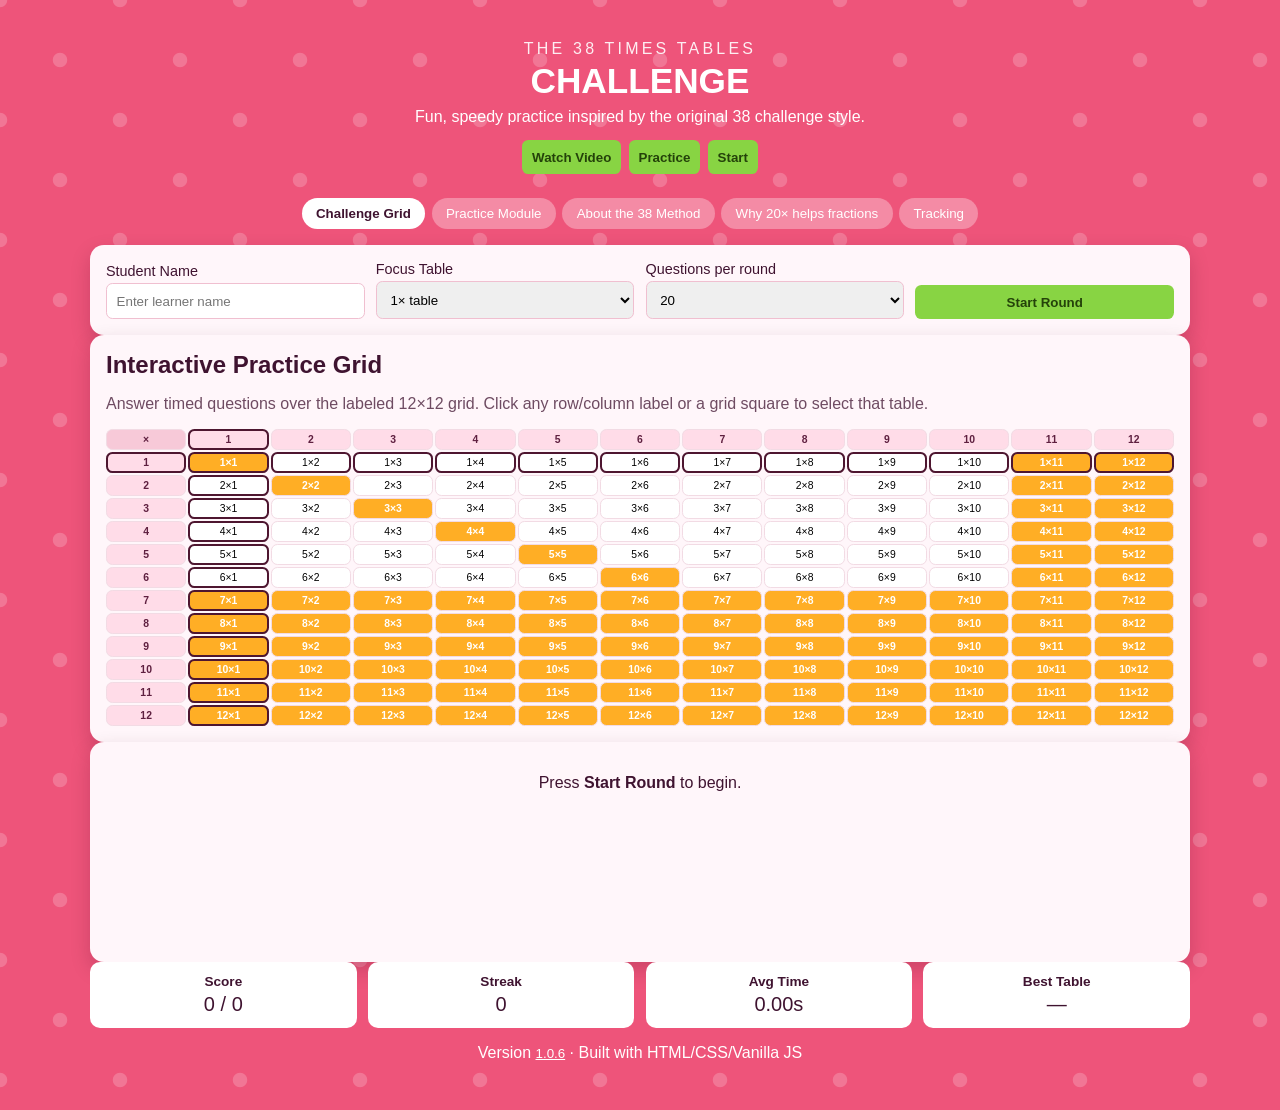
<file: archive/v1.0.6/index.html>
<!doctype html>
<html lang="en">
<head>
  <meta charset="UTF-8" />
  <meta name="viewport" content="width=device-width, initial-scale=1.0, viewport-fit=cover" />
  <title>The 38 Times Table Challenge+</title>
  <link rel="stylesheet" href="styles.css" />
</head>
<body>
  <div class="app-shell">
    <header class="hero">
      <p class="micro">The 38 Times Tables</p>
      <h1>Challenge</h1>
      <p class="subtitle">Fun, speedy practice inspired by the original 38 challenge style.</p>
      <div class="hero-actions">
        <button class="lime" data-tab-jump="about">Watch Video</button>
        <button class="lime" data-tab-jump="practice">Practice</button>
        <button class="lime" data-tab-jump="challenge">Start</button>
      </div>
    </header>

    <nav class="tabs">
      <button class="tab active" data-tab="challenge">Challenge Grid</button>
      <button class="tab" data-tab="practice">Practice Module</button>
      <button class="tab" data-tab="about">About the 38 Method</button>
      <button class="tab" data-tab="fractions">Why 20× helps fractions</button>
      <button class="tab" data-tab="analytics">Tracking</button>
    </nav>

    <main>
      <section id="challenge" class="panel active">
        <div class="card controls">
          <label>Student Name <input id="studentName" type="text" placeholder="Enter learner name" /></label>
          <label>Focus Table <select id="tableSelect"></select></label>
          <label>Questions per round
            <select id="roundSize"><option>10</option><option selected>20</option><option>30</option></select>
          </label>
          <button id="startBtn" class="lime">Start Round</button>
        </div>
        <div class="card challenge-grid-wrap">
          <h2>Interactive Practice Grid</h2>
          <p class="muted">Answer timed questions over the labeled 12×12 grid. Click any row/column label or a grid square to select that table.</p>
          <div id="challengeGrid" class="challenge-grid" aria-label="12 by 12 multiplication reference grid"></div>
        </div>
        <div class="card challenge-area" id="challengeArea">
          <p class="prompt">Press <strong>Start Round</strong> to begin.</p>
        </div>

        <div class="stats-grid">
          <div class="stat"><h3>Score</h3><p id="score">0 / 0</p></div>
          <div class="stat"><h3>Streak</h3><p id="streak">0</p></div>
          <div class="stat"><h3>Avg Time</h3><p id="avgTime">0.00s</p></div>
          <div class="stat"><h3>Best Table</h3><p id="bestTable">—</p></div>
        </div>
      </section>

      <section id="practice" class="panel">
        <article class="card">
          <h2>Practice Module</h2>
          <p class="muted">Pick a bite-sized task just like the original method.</p>
          <div class="practice-buttons">
            <button class="lime practice-btn" data-mode="square">Square numbers</button>
            <button class="lime practice-btn" data-mode="easy">Easy(ish)</button>
            <button class="lime practice-btn" data-mode="tricky">Tricky</button>
            <button class="lime practice-btn" data-mode="11and12">11s &amp; 12s</button>
            <button class="lime practice-btn" data-mode="nasty">Nasty tables</button>
            <button class="ghost practice-btn" data-mode="weak">Your Weak Spot</button>
          </div>
          <p id="practiceSummary" class="tip">Choose a mode to auto-set a focused round and jump straight into challenge mode.</p>
        </article>
      </section>

      <section id="about" class="panel">
        <article class="card article">
          <h2>The 38 times tables challenge is a clever new way to learn times tables that's fun, speedy and it really works!</h2>
          <p>Learning your multiplication times tables can be tough but the 38 Times Tables Challenge breaks this down into bite sized tasks allowing children to practice effectively in a fun visual way. It includes three main elements:</p>
          <ul>
            <li>The Animated Explainer Video</li>
            <li>The Practice Module</li>
            <li>The 38 Times Tables Challenge</li>
          </ul>
          <p>The animated explainer video explains why you don't really have to learn 144 (12x12) times tables, rather you should focus on learning the 38 times tables you actually need to learn.</p>
          <p>The practice section breaks down the 38 times tables challenge further into smaller practice tasks. These include:</p>
          <ul>
            <li>The square numbers</li>
            <li>The Easy(ish)</li>
            <li>The Tricky</li>
            <li>The 11s &amp; 12s</li>
            <li>The Nasty tables</li>
            <li>Your Weak Spot - the times tables the learner is struggling to remember</li>
          </ul>
          <p>The challenge itself provides an interactive practice grid where the learner answers all the important 38 times tables while being timed. Once the challenge is complete there's an optional feature to email a certificate and report with parental consent.</p>
        </article>
      </section>

      <section id="fractions" class="panel">
        <article class="card article">
          <h2>Why learning up to 20× times tables helps with fractions</h2>
          <p>When you know multiplication facts up to 20×, fraction work becomes faster and less stressful because fractions depend on multiplication patterns.</p>
          <h3>1) Faster common denominators</h3>
          <p>To add <code>3/8 + 5/12</code> you need the least common denominator. Knowing 8 and 12 facts quickly reveals <strong>24</strong>.</p>
          <h3>2) Better simplification</h3>
          <p>For <code>42/56</code>, spotting that both divide by <strong>14</strong> is easier when 14× facts are fluent.</p>
          <h3>3) Scaling fractions mentally</h3>
          <p>Equivalent fractions like <code>7/15 = 14/30 = 21/45</code> are immediate when you can multiply through 20×.</p>
          <p class="tip">Tip: use the Practice Module for weak tables first, then return to fraction exercises.</p>
        </article>
      </section>

      <section id="analytics" class="panel">
        <div class="card">
          <h2>Detailed Tracking</h2>
          <p>Every sum is logged: user, table, question, answer, correctness, date, time, and response duration.</p>
          <div class="insights capsule-grid">
            <div class="mini-stat"><h3>Overall Accuracy</h3><p id="overallAccuracy">0%</p></div>
            <div class="mini-stat"><h3>Overall Speed</h3><p id="overallSpeed">0.00s</p></div>
            <div class="mini-stat"><h3>Accuracy Trend</h3><p id="trendAccuracy">Need 40 answers</p></div>
            <div class="mini-stat"><h3>Speed Trend</h3><p id="trendSpeed">Need 40 answers</p></div>
            <div class="mini-stat"><h3>Habit Capsule Score</h3><p id="capsuleScore">0 pts</p></div>
            <div class="mini-stat"><h3>Consistency Streak</h3><p id="capsuleStreak">0 day streak</p></div>
          </div>
          <canvas id="accuracyChart" width="900" height="240" aria-label="Accuracy Chart"></canvas>
          <div class="insights">
            <div><h3>Strengths</h3><ul id="strengths"></ul></div>
            <div><h3>Weaknesses</h3><ul id="weaknesses"></ul></div>
          </div>
          <div class="insights">
            <div><h3>Common Errors</h3><ul id="commonErrors"></ul></div>
            <div><h3>Per-sum Improvement</h3><ul id="sumProgress"></ul></div>
          </div>
          <h3>Recent Answers</h3>
          <div class="table-wrap">
            <table>
              <thead><tr><th>Date</th><th>Time</th><th>User</th><th>Mode</th><th>Sum</th><th>Your Answer</th><th>Correct</th><th>Time Taken</th></tr></thead>
              <tbody id="recordsBody"></tbody>
            </table>
          </div>
        </div>
      </section>
    </main>

    <footer>
      <p>Version <button id="versionBtn" class="linkish">1.0.6</button> · Built with HTML/CSS/Vanilla JS</p>
    </footer>
  </div>

  <dialog id="versionDialog">
    <h3>Version History</h3>
    <ul id="versionList"></ul>
    <button id="closeVersions" class="lime">Close</button>
  </dialog>

  <script src="app.js"></script>
</body>
</html>
</file>
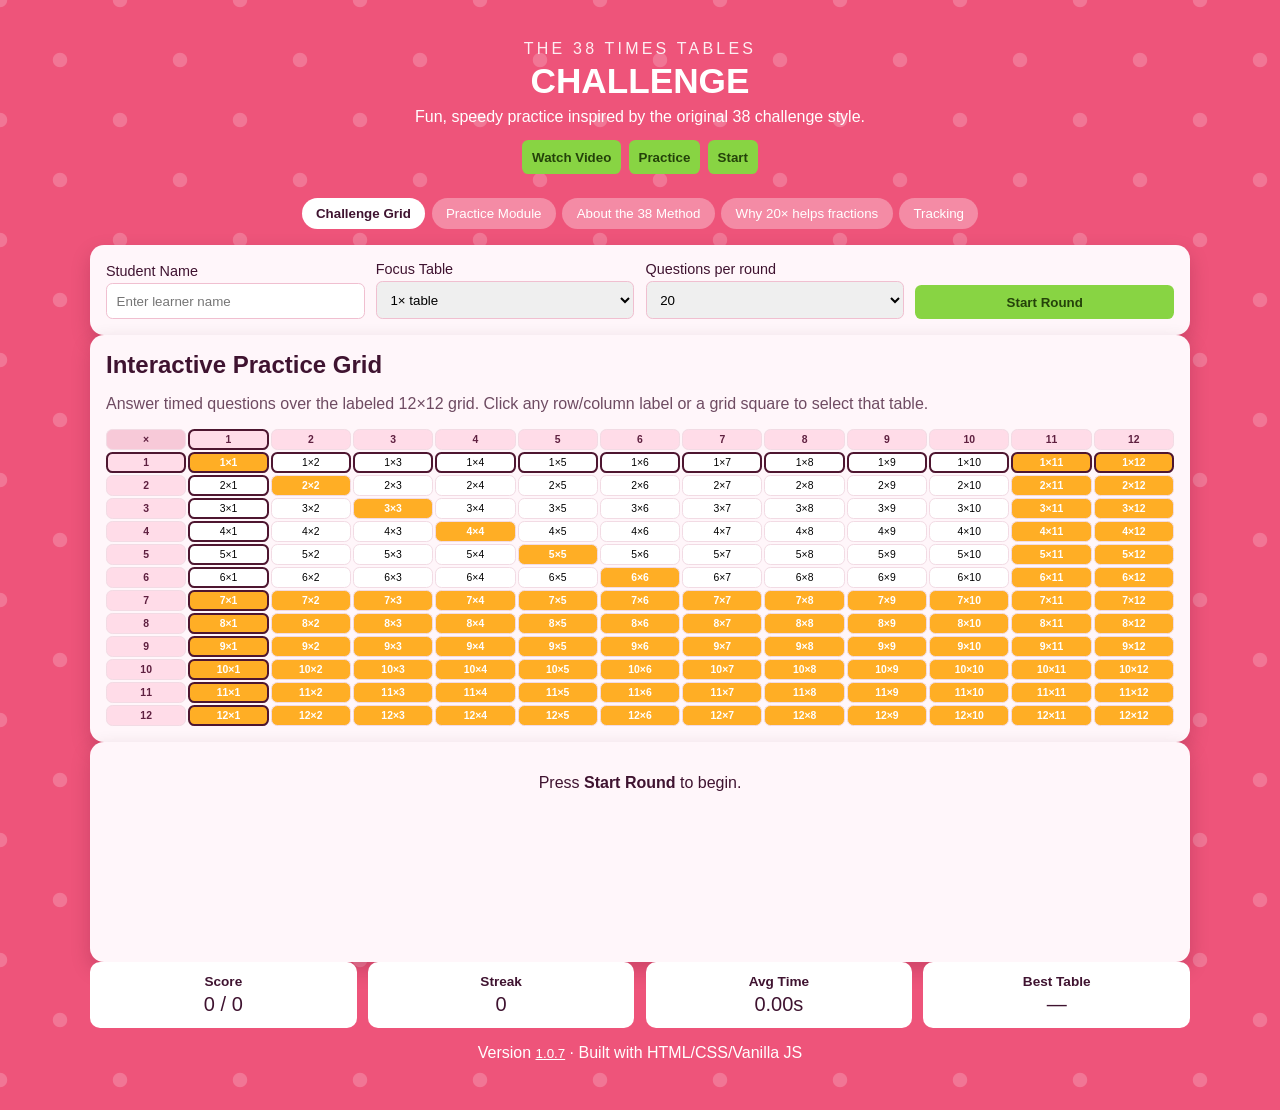
<file: archive/v1.0.7/index.html>
<!doctype html>
<html lang="en">
<head>
  <meta charset="UTF-8" />
  <meta name="viewport" content="width=device-width, initial-scale=1.0, viewport-fit=cover" />
  <title>The 38 Times Table Challenge+</title>
  <link rel="stylesheet" href="styles.css" />
</head>
<body>
  <div class="app-shell">
    <header class="hero">
      <p class="micro">The 38 Times Tables</p>
      <h1>Challenge</h1>
      <p class="subtitle">Fun, speedy practice inspired by the original 38 challenge style.</p>
      <div class="hero-actions">
        <button class="lime" data-tab-jump="about">Watch Video</button>
        <button class="lime" data-tab-jump="practice">Practice</button>
        <button class="lime" data-tab-jump="challenge">Start</button>
      </div>
    </header>

    <nav class="tabs">
      <button class="tab active" data-tab="challenge">Challenge Grid</button>
      <button class="tab" data-tab="practice">Practice Module</button>
      <button class="tab" data-tab="about">About the 38 Method</button>
      <button class="tab" data-tab="fractions">Why 20× helps fractions</button>
      <button class="tab" data-tab="analytics">Tracking</button>
    </nav>

    <main>
      <section id="challenge" class="panel active">
        <div class="card controls">
          <label>Student Name <input id="studentName" type="text" placeholder="Enter learner name" /></label>
          <label>Focus Table <select id="tableSelect"></select></label>
          <label>Questions per round
            <select id="roundSize"><option>10</option><option selected>20</option><option>30</option></select>
          </label>
          <button id="startBtn" class="lime">Start Round</button>
        </div>
        <div class="card challenge-grid-wrap">
          <h2>Interactive Practice Grid</h2>
          <p class="muted">Answer timed questions over the labeled 12×12 grid. Click any row/column label or a grid square to select that table.</p>
          <div id="challengeGrid" class="challenge-grid" aria-label="12 by 12 multiplication reference grid"></div>
        </div>
        <div class="card challenge-area" id="challengeArea">
          <p class="prompt">Press <strong>Start Round</strong> to begin.</p>
        </div>

        <div class="stats-grid">
          <div class="stat"><h3>Score</h3><p id="score">0 / 0</p></div>
          <div class="stat"><h3>Streak</h3><p id="streak">0</p></div>
          <div class="stat"><h3>Avg Time</h3><p id="avgTime">0.00s</p></div>
          <div class="stat"><h3>Best Table</h3><p id="bestTable">—</p></div>
        </div>
      </section>

      <section id="practice" class="panel">
        <article class="card">
          <h2>Practice Module</h2>
          <p class="muted">Pick a bite-sized task just like the original method.</p>
          <div class="practice-buttons">
            <button class="lime practice-btn" data-mode="square">Square numbers</button>
            <button class="lime practice-btn" data-mode="easy">Easy(ish)</button>
            <button class="lime practice-btn" data-mode="tricky">Tricky</button>
            <button class="lime practice-btn" data-mode="11and12">11s &amp; 12s</button>
            <button class="lime practice-btn" data-mode="nasty">Nasty tables</button>
            <button class="ghost practice-btn" data-mode="weak">Your Weak Spot</button>
          </div>
          <p id="practiceSummary" class="tip">Choose a mode to auto-set a focused round and jump straight into challenge mode.</p>
        </article>
      </section>

      <section id="about" class="panel">
        <article class="card article">
          <h2>The 38 times tables challenge is a clever new way to learn times tables that's fun, speedy and it really works!</h2>
          <p>Learning your multiplication times tables can be tough but the 38 Times Tables Challenge breaks this down into bite sized tasks allowing children to practice effectively in a fun visual way. It includes three main elements:</p>
          <ul>
            <li>The Animated Explainer Video</li>
            <li>The Practice Module</li>
            <li>The 38 Times Tables Challenge</li>
          </ul>
          <p>The animated explainer video explains why you don't really have to learn 144 (12x12) times tables, rather you should focus on learning the 38 times tables you actually need to learn.</p>
          <p>The practice section breaks down the 38 times tables challenge further into smaller practice tasks. These include:</p>
          <ul>
            <li>The square numbers</li>
            <li>The Easy(ish)</li>
            <li>The Tricky</li>
            <li>The 11s &amp; 12s</li>
            <li>The Nasty tables</li>
            <li>Your Weak Spot - the times tables the learner is struggling to remember</li>
          </ul>
          <p>The challenge itself provides an interactive practice grid where the learner answers all the important 38 times tables while being timed. Once the challenge is complete there's an optional feature to email a certificate and report with parental consent.</p>
        </article>
      </section>

      <section id="fractions" class="panel">
        <article class="card article">
          <h2>Why learning up to 20× times tables helps with fractions</h2>
          <p>When you know multiplication facts up to 20×, fraction work becomes faster and less stressful because fractions depend on multiplication patterns.</p>
          <h3>1) Faster common denominators</h3>
          <p>To add <code>3/8 + 5/12</code> you need the least common denominator. Knowing 8 and 12 facts quickly reveals <strong>24</strong>.</p>
          <h3>2) Better simplification</h3>
          <p>For <code>42/56</code>, spotting that both divide by <strong>14</strong> is easier when 14× facts are fluent.</p>
          <h3>3) Scaling fractions mentally</h3>
          <p>Equivalent fractions like <code>7/15 = 14/30 = 21/45</code> are immediate when you can multiply through 20×.</p>
          <p class="tip">Tip: use the Practice Module for weak tables first, then return to fraction exercises.</p>
        </article>
      </section>

      <section id="analytics" class="panel">
        <div class="card">
          <h2>Detailed Tracking</h2>
          <p>Every sum is logged: user, table, question, answer, correctness, date, time, and response duration.</p>
          <div class="insights capsule-grid">
            <div class="mini-stat"><h3>Overall Accuracy</h3><p id="overallAccuracy">0%</p></div>
            <div class="mini-stat"><h3>Overall Speed</h3><p id="overallSpeed">0.00s</p></div>
            <div class="mini-stat"><h3>Accuracy Trend</h3><p id="trendAccuracy">Need 40 answers</p></div>
            <div class="mini-stat"><h3>Speed Trend</h3><p id="trendSpeed">Need 40 answers</p></div>
            <div class="mini-stat"><h3>Habit Capsule Score</h3><p id="capsuleScore">0 pts</p></div>
            <div class="mini-stat"><h3>Consistency Streak</h3><p id="capsuleStreak">0 day streak</p></div>
          </div>
          <canvas id="accuracyChart" width="900" height="240" aria-label="Accuracy Chart"></canvas>
          <div class="insights">
            <div><h3>Strengths</h3><ul id="strengths"></ul></div>
            <div><h3>Weaknesses</h3><ul id="weaknesses"></ul></div>
          </div>
          <div class="insights">
            <div><h3>Common Errors</h3><ul id="commonErrors"></ul></div>
            <div><h3>Per-sum Improvement</h3><ul id="sumProgress"></ul></div>
          </div>
          <h3>Recent Answers</h3>
          <div class="table-wrap">
            <table>
              <thead><tr><th>Date</th><th>Time</th><th>User</th><th>Mode</th><th>Sum</th><th>Your Answer</th><th>Correct</th><th>Time Taken</th></tr></thead>
              <tbody id="recordsBody"></tbody>
            </table>
          </div>
        </div>
      </section>
    </main>

    <footer>
      <p>Version <button id="versionBtn" class="linkish">1.0.7</button> · Built with HTML/CSS/Vanilla JS</p>
    </footer>
  </div>

  <dialog id="versionDialog">
    <h3>Version History</h3>
    <ul id="versionList"></ul>
    <button id="closeVersions" class="lime">Close</button>
  </dialog>

  <script src="app.js"></script>
</body>
</html>
</file>
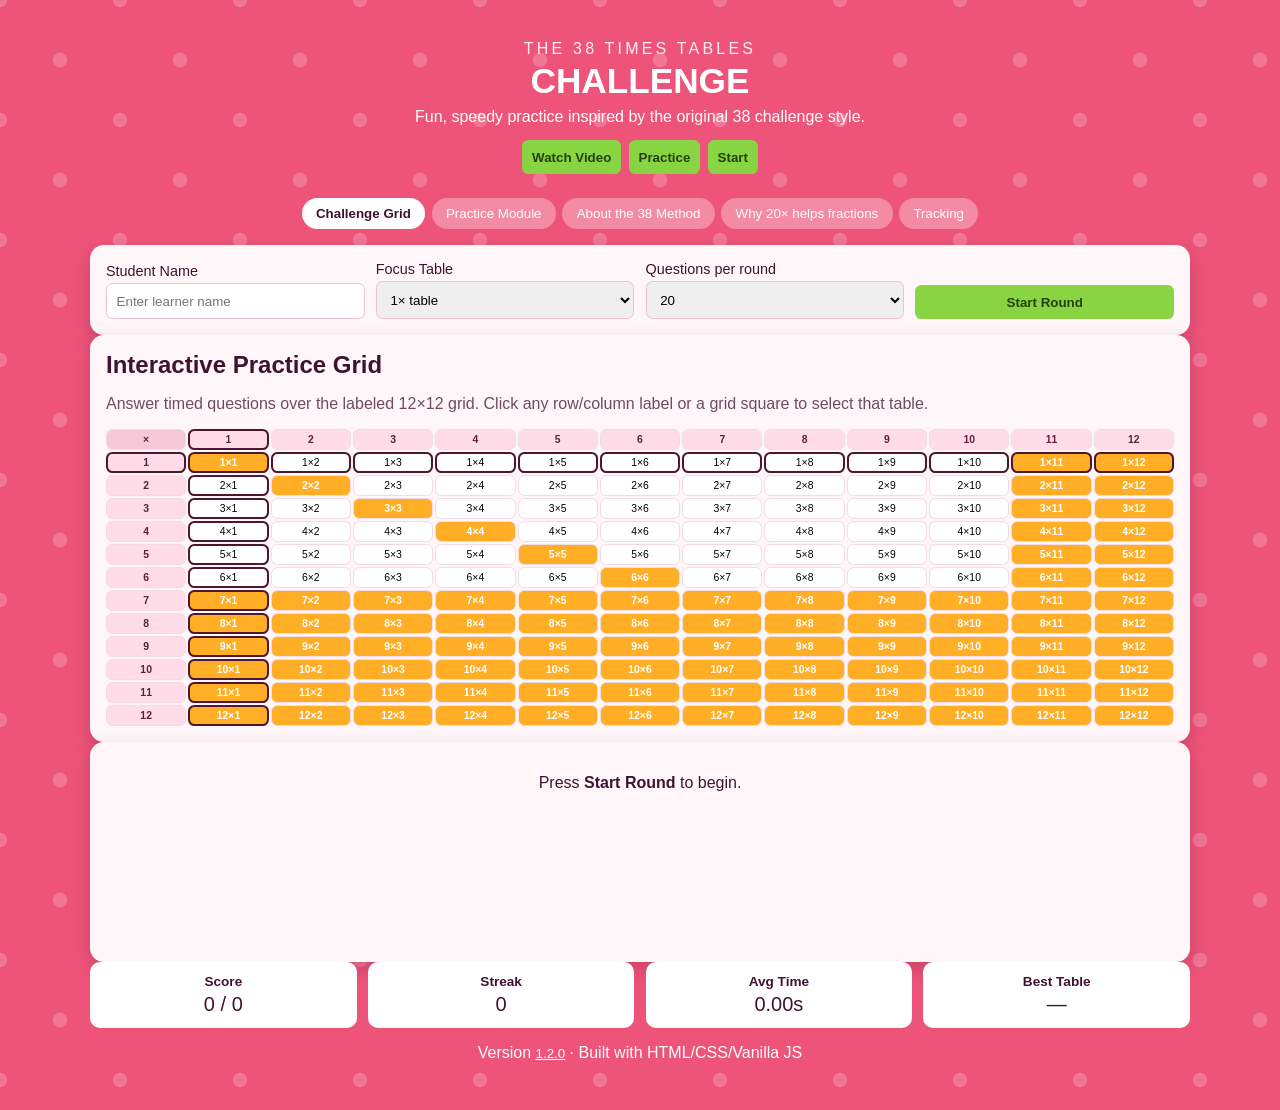
<file: archive/v1.2.0/index.html>
<!doctype html>
<html lang="en">
<head>
  <meta charset="UTF-8" />
  <meta name="viewport" content="width=device-width, initial-scale=1.0, viewport-fit=cover" />
  <title>The 38 Times Table Challenge+</title>
  <link rel="stylesheet" href="styles.css" />
</head>
<body>
  <div class="app-shell">
    <header class="hero">
      <p class="micro">The 38 Times Tables</p>
      <h1>Challenge</h1>
      <p class="subtitle">Fun, speedy practice inspired by the original 38 challenge style.</p>
      <div class="hero-actions">
        <button class="lime" data-tab-jump="about">Watch Video</button>
        <button class="lime" data-tab-jump="practice">Practice</button>
        <button class="lime" data-tab-jump="challenge">Start</button>
      </div>
    </header>

    <nav class="tabs">
      <button class="tab active" data-tab="challenge">Challenge Grid</button>
      <button class="tab" data-tab="practice">Practice Module</button>
      <button class="tab" data-tab="about">About the 38 Method</button>
      <button class="tab" data-tab="fractions">Why 20× helps fractions</button>
      <button class="tab" data-tab="analytics">Tracking</button>
    </nav>

    <main>
      <section id="challenge" class="panel active">
        <div class="card controls">
          <label>Student Name <input id="studentName" type="text" placeholder="Enter learner name" /></label>
          <label>Focus Table <select id="tableSelect"></select></label>
          <label>Questions per round
            <select id="roundSize"><option>10</option><option selected>20</option><option>30</option></select>
          </label>
          <button id="startBtn" class="lime">Start Round</button>
        </div>
        <div class="card challenge-grid-wrap">
          <h2>Interactive Practice Grid</h2>
          <p class="muted">Answer timed questions over the labeled 12×12 grid. Click any row/column label or a grid square to select that table.</p>
          <div id="challengeGrid" class="challenge-grid" aria-label="12 by 12 multiplication reference grid"></div>
        </div>
        <div class="card challenge-area" id="challengeArea">
          <p class="prompt">Press <strong>Start Round</strong> to begin.</p>
        </div>

        <div class="stats-grid">
          <div class="stat"><h3>Score</h3><p id="score">0 / 0</p></div>
          <div class="stat"><h3>Streak</h3><p id="streak">0</p></div>
          <div class="stat"><h3>Avg Time</h3><p id="avgTime">0.00s</p></div>
          <div class="stat"><h3>Best Table</h3><p id="bestTable">—</p></div>
        </div>
      </section>

      <section id="practice" class="panel">
        <article class="card">
          <h2>Practice Module</h2>
          <p class="muted">Pick a bite-sized task just like the original method.</p>
          <div class="practice-buttons">
            <button class="lime practice-btn" data-mode="square">Square numbers</button>
            <button class="lime practice-btn" data-mode="easy">Easy(ish)</button>
            <button class="lime practice-btn" data-mode="tricky">Tricky</button>
            <button class="lime practice-btn" data-mode="11and12">11s &amp; 12s</button>
            <button class="lime practice-btn" data-mode="nasty">Nasty tables</button>
            <button class="ghost practice-btn" data-mode="weak">Your Weak Spot</button>
          </div>
          <p id="practiceSummary" class="tip">Choose a mode to auto-set a focused round and jump straight into challenge mode.</p>
        </article>
      </section>

      <section id="about" class="panel">
        <article class="card article">
          <h2>The 38 times tables challenge is a clever new way to learn times tables that's fun, speedy and it really works!</h2>
          <p>Learning your multiplication times tables can be tough but the 38 Times Tables Challenge breaks this down into bite sized tasks allowing children to practice effectively in a fun visual way. It includes three main elements:</p>
          <ul>
            <li>The Animated Explainer Video</li>
            <li>The Practice Module</li>
            <li>The 38 Times Tables Challenge</li>
          </ul>
          <p>The animated explainer video explains why you don't really have to learn 144 (12x12) times tables, rather you should focus on learning the 38 times tables you actually need to learn.</p>
          <p>The practice section breaks down the 38 times tables challenge further into smaller practice tasks. These include:</p>
          <ul>
            <li>The square numbers</li>
            <li>The Easy(ish)</li>
            <li>The Tricky</li>
            <li>The 11s &amp; 12s</li>
            <li>The Nasty tables</li>
            <li>Your Weak Spot - the times tables the learner is struggling to remember</li>
          </ul>
          <p>The challenge itself provides an interactive practice grid where the learner answers all the important 38 times tables while being timed. Once the challenge is complete there's an optional feature to email a certificate and report with parental consent.</p>
        </article>
      </section>

      <section id="fractions" class="panel">
        <article class="card article">
          <h2>Why learning up to 20× times tables helps with fractions</h2>
          <p>When you know multiplication facts up to 20×, fraction work becomes faster and less stressful because fractions depend on multiplication patterns.</p>
          <h3>1) Faster common denominators</h3>
          <p>To add <code>3/8 + 5/12</code> you need the least common denominator. Knowing 8 and 12 facts quickly reveals <strong>24</strong>.</p>
          <h3>2) Better simplification</h3>
          <p>For <code>42/56</code>, spotting that both divide by <strong>14</strong> is easier when 14× facts are fluent.</p>
          <h3>3) Scaling fractions mentally</h3>
          <p>Equivalent fractions like <code>7/15 = 14/30 = 21/45</code> are immediate when you can multiply through 20×.</p>
          <p class="tip">Tip: use the Practice Module for weak tables first, then return to fraction exercises.</p>
        </article>
      </section>

      <section id="analytics" class="panel">
        <div class="card">
          <h2>Detailed Tracking</h2>
          <p>Every sum is logged: user, table, question, answer, correctness, date, time, and response duration.</p>
          <div class="insights capsule-grid">
            <div class="mini-stat"><h3>Overall Accuracy</h3><p id="overallAccuracy">0%</p></div>
            <div class="mini-stat"><h3>Overall Speed</h3><p id="overallSpeed">0.00s</p></div>
            <div class="mini-stat"><h3>Accuracy Trend</h3><p id="trendAccuracy">Need 40 answers</p></div>
            <div class="mini-stat"><h3>Speed Trend</h3><p id="trendSpeed">Need 40 answers</p></div>
            <div class="mini-stat"><h3>Habit Capsule Score</h3><p id="capsuleScore">0 pts</p></div>
            <div class="mini-stat"><h3>Consistency Streak</h3><p id="capsuleStreak">0 day streak</p></div>
          </div>
          <canvas id="accuracyChart" width="900" height="240" aria-label="Accuracy Chart"></canvas>
          <div class="insights">
            <div><h3>Strengths</h3><ul id="strengths"></ul></div>
            <div><h3>Weaknesses</h3><ul id="weaknesses"></ul></div>
          </div>
          <div class="insights">
            <div><h3>Common Errors</h3><ul id="commonErrors"></ul></div>
            <div><h3>Per-sum Improvement</h3><ul id="sumProgress"></ul></div>
          </div>
          <h3>Recent Answers</h3>
          <div class="table-wrap">
            <table>
              <thead><tr><th>Date</th><th>Time</th><th>User</th><th>Mode</th><th>Sum</th><th>Your Answer</th><th>Correct</th><th>Time Taken</th></tr></thead>
              <tbody id="recordsBody"></tbody>
            </table>
          </div>
        </div>
      </section>
    </main>

    <footer>
      <p>Version <button id="versionBtn" class="linkish">1.2.0</button> · Built with HTML/CSS/Vanilla JS</p>
    </footer>
  </div>

  <dialog id="versionDialog">
    <h3>Version History</h3>
    <ul id="versionList"></ul>
    <button id="closeVersions" class="lime">Close</button>
  </dialog>

  <script src="app.js"></script>
</body>
</html>
</file>
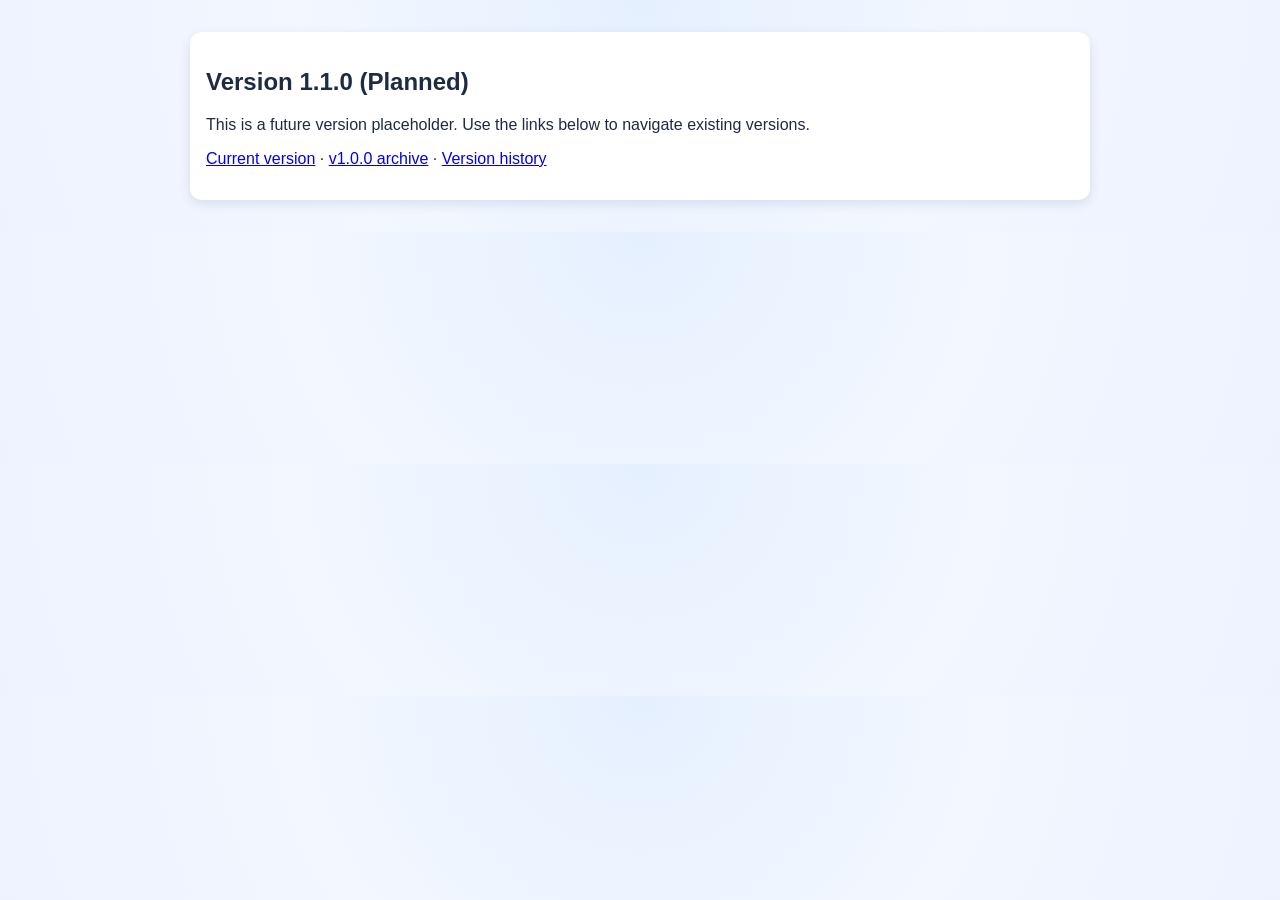
<file: versions/1.1.0.html>
<!doctype html><html lang="en"><head><meta charset="UTF-8"><meta name="viewport" content="width=device-width,initial-scale=1"><title>TT38 v1.1.0 (Planned)</title><link rel="stylesheet" href="../styles.css"></head>
<body><main style="width:min(900px,94vw);margin:2rem auto;"><section class="card"><h1>Version 1.1.0 (Planned)</h1><p>This is a future version placeholder. Use the links below to navigate existing versions.</p><p><a href="../index.html">Current version</a> · <a href="../archive/v1.0.0/index.html">v1.0.0 archive</a> · <a href="history.html">Version history</a></p></section></main></body></html>
</file>
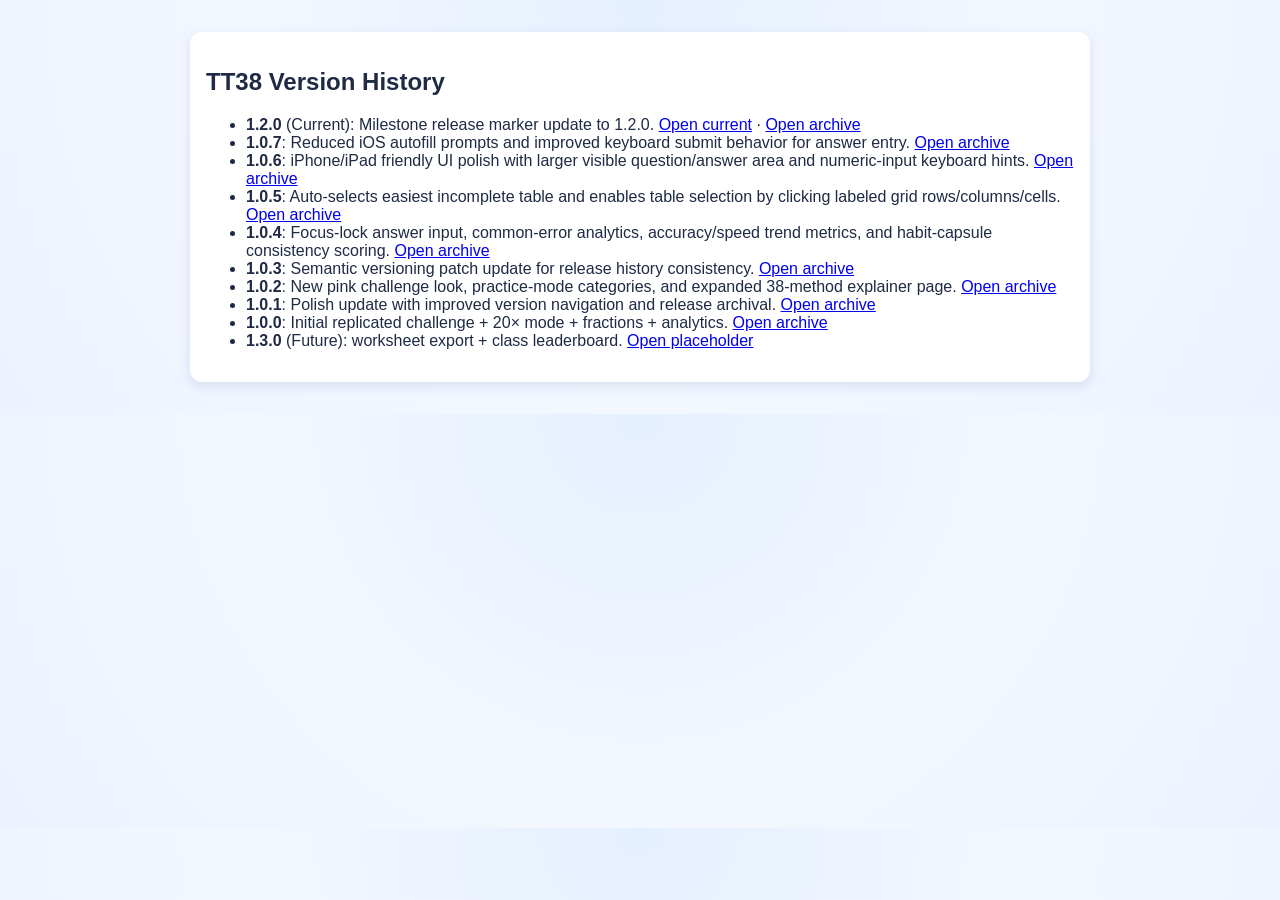
<file: versions/history.html>
<!doctype html>
<html lang="en"><head><meta charset="UTF-8"><meta name="viewport" content="width=device-width,initial-scale=1"><title>Version History</title><link rel="stylesheet" href="../styles.css"></head>
<body>
<main style="width:min(900px,94vw);margin:2rem auto;">
  <section class="card">
    <h1>TT38 Version History</h1>
    <ul>
      <li><strong>1.2.0</strong> (Current): Milestone release marker update to 1.2.0. <a href="../index.html">Open current</a> · <a href="../archive/v1.2.0/index.html">Open archive</a></li>
      <li><strong>1.0.7</strong>: Reduced iOS autofill prompts and improved keyboard submit behavior for answer entry. <a href="../archive/v1.0.7/index.html">Open archive</a></li>
      <li><strong>1.0.6</strong>: iPhone/iPad friendly UI polish with larger visible question/answer area and numeric-input keyboard hints. <a href="../archive/v1.0.6/index.html">Open archive</a></li>
      <li><strong>1.0.5</strong>: Auto-selects easiest incomplete table and enables table selection by clicking labeled grid rows/columns/cells. <a href="../archive/v1.0.5/index.html">Open archive</a></li>
      <li><strong>1.0.4</strong>: Focus-lock answer input, common-error analytics, accuracy/speed trend metrics, and habit-capsule consistency scoring. <a href="../archive/v1.0.4/index.html">Open archive</a></li>
      <li><strong>1.0.3</strong>: Semantic versioning patch update for release history consistency. <a href="../archive/v1.0.3/index.html">Open archive</a></li>
      <li><strong>1.0.2</strong>: New pink challenge look, practice-mode categories, and expanded 38-method explainer page. <a href="../archive/v1.0.2/index.html">Open archive</a></li>
      <li><strong>1.0.1</strong>: Polish update with improved version navigation and release archival. <a href="../archive/v1.0.1/index.html">Open archive</a></li>
      <li><strong>1.0.0</strong>: Initial replicated challenge + 20× mode + fractions + analytics. <a href="../archive/v1.0.0/index.html">Open archive</a></li>
      <li><strong>1.3.0</strong> (Future): worksheet export + class leaderboard. <a href="1.3.0.html">Open placeholder</a></li>
    </ul>
  </section>
</main>
</body></html>
</file>
<file: styles.css>
:root {
  --bg: #f3f7ff;
  --card: #ffffff;
  --ink: #1f2a44;
  --accent: #0b63ff;
  --accent-2: #ff8a00;
  --ok: #168a3b;
  --bad: #ba1b1b;
}
* { box-sizing: border-box; }
body {
  margin: 0;
  font-family: Arial, Helvetica, sans-serif;
  color: var(--ink);
  background: radial-gradient(circle at top, #e5f0ff 0, var(--bg) 50%, #eef2ff 100%);
}
.hero {
  text-align: center;
  background: linear-gradient(135deg, #003a9b, #0b63ff);
  color: #fff;
  padding: 2rem 1rem;
  box-shadow: 0 4px 18px rgba(0, 0, 0, .2);
}
.hero h1 { margin: 0; font-size: 2rem; }
.subtitle { margin: .5rem 0 1rem; }
.hero-badges { display: flex; justify-content: center; gap: .75rem; flex-wrap: wrap; }
.hero-badges span { background: rgba(255,255,255,.15); padding: .35rem .7rem; border-radius: 99px; }
.tabs {
  display: flex;
  justify-content: center;
  gap: .5rem;
  margin: 1rem auto;
  flex-wrap: wrap;
}
.tab {
  border: 0;
  background: #d9e7ff;
  padding: .6rem 1rem;
  border-radius: .6rem;
  cursor: pointer;
}
.tab.active { background: var(--accent); color: #fff; }
main { width: min(1100px, 94vw); margin: 0 auto 2rem; }
.panel { display: none; }
.panel.active { display: block; }
.card {
  background: var(--card);
  border-radius: 12px;
  padding: 1rem;
  box-shadow: 0 4px 12px rgba(29,55,120,.12);
  margin-bottom: 1rem;
}
.controls {
  display: grid;
  grid-template-columns: repeat(auto-fit, minmax(170px, 1fr));
  gap: .75rem;
  align-items: end;
}
label { font-size: .9rem; display: flex; flex-direction: column; gap: .25rem; }
input, select, button { padding: .6rem; border-radius: .5rem; border: 1px solid #bfd1f8; }
button { background: var(--accent); color: white; border: none; cursor: pointer; }
.challenge-area { text-align: center; min-height: 160px; }
.sum { font-size: 2rem; margin: .5rem 0 1rem; }
.feedback { font-weight: bold; }
.feedback.good { color: var(--ok); }
.feedback.bad { color: var(--bad); }
.stats-grid {
  display: grid;
  grid-template-columns: repeat(auto-fit, minmax(130px, 1fr));
  gap: .75rem;
}
.stat { background: #fff; border-radius: 10px; padding: .75rem; text-align: center; }
.stat h3 { margin: 0; font-size: .85rem; color: #456; }
.stat p { margin: .3rem 0 0; font-size: 1.3rem; }
.article h2 { margin-top: 0; }
.tip { background: #fff3db; padding: .75rem; border-left: 4px solid var(--accent-2); }
.table-wrap { overflow: auto; }
table { width: 100%; border-collapse: collapse; font-size: .9rem; }
th, td { border-bottom: 1px solid #e7edfa; padding: .45rem; text-align: left; }
.insights { display: grid; grid-template-columns: 1fr 1fr; gap: 1rem; }
footer { text-align: center; padding: 1.25rem; color: #345; }
.linkish { background: transparent; color: var(--accent); text-decoration: underline; padding: 0; }
dialog { border: none; border-radius: .75rem; padding: 1rem; width: min(500px, 90vw); }
@media (max-width: 720px) { .insights { grid-template-columns: 1fr; } }
</file>
<file: archive/v1.0.0/styles.css>
:root {
  --bg: #f3f7ff;
  --card: #ffffff;
  --ink: #1f2a44;
  --accent: #0b63ff;
  --accent-2: #ff8a00;
  --ok: #168a3b;
  --bad: #ba1b1b;
}
* { box-sizing: border-box; }
body {
  margin: 0;
  font-family: Arial, Helvetica, sans-serif;
  color: var(--ink);
  background: radial-gradient(circle at top, #e5f0ff 0, var(--bg) 50%, #eef2ff 100%);
}
.hero {
  text-align: center;
  background: linear-gradient(135deg, #003a9b, #0b63ff);
  color: #fff;
  padding: 2rem 1rem;
  box-shadow: 0 4px 18px rgba(0, 0, 0, .2);
}
.hero h1 { margin: 0; font-size: 2rem; }
.subtitle { margin: .5rem 0 1rem; }
.hero-badges { display: flex; justify-content: center; gap: .75rem; flex-wrap: wrap; }
.hero-badges span { background: rgba(255,255,255,.15); padding: .35rem .7rem; border-radius: 99px; }
.tabs {
  display: flex;
  justify-content: center;
  gap: .5rem;
  margin: 1rem auto;
  flex-wrap: wrap;
}
.tab {
  border: 0;
  background: #d9e7ff;
  padding: .6rem 1rem;
  border-radius: .6rem;
  cursor: pointer;
}
.tab.active { background: var(--accent); color: #fff; }
main { width: min(1100px, 94vw); margin: 0 auto 2rem; }
.panel { display: none; }
.panel.active { display: block; }
.card {
  background: var(--card);
  border-radius: 12px;
  padding: 1rem;
  box-shadow: 0 4px 12px rgba(29,55,120,.12);
  margin-bottom: 1rem;
}
.controls {
  display: grid;
  grid-template-columns: repeat(auto-fit, minmax(170px, 1fr));
  gap: .75rem;
  align-items: end;
}
label { font-size: .9rem; display: flex; flex-direction: column; gap: .25rem; }
input, select, button { padding: .6rem; border-radius: .5rem; border: 1px solid #bfd1f8; }
button { background: var(--accent); color: white; border: none; cursor: pointer; }
.challenge-area { text-align: center; min-height: 160px; }
.sum { font-size: 2rem; margin: .5rem 0 1rem; }
.feedback { font-weight: bold; }
.feedback.good { color: var(--ok); }
.feedback.bad { color: var(--bad); }
.stats-grid {
  display: grid;
  grid-template-columns: repeat(auto-fit, minmax(130px, 1fr));
  gap: .75rem;
}
.stat { background: #fff; border-radius: 10px; padding: .75rem; text-align: center; }
.stat h3 { margin: 0; font-size: .85rem; color: #456; }
.stat p { margin: .3rem 0 0; font-size: 1.3rem; }
.article h2 { margin-top: 0; }
.tip { background: #fff3db; padding: .75rem; border-left: 4px solid var(--accent-2); }
.table-wrap { overflow: auto; }
table { width: 100%; border-collapse: collapse; font-size: .9rem; }
th, td { border-bottom: 1px solid #e7edfa; padding: .45rem; text-align: left; }
.insights { display: grid; grid-template-columns: 1fr 1fr; gap: 1rem; }
footer { text-align: center; padding: 1.25rem; color: #345; }
.linkish { background: transparent; color: var(--accent); text-decoration: underline; padding: 0; }
dialog { border: none; border-radius: .75rem; padding: 1rem; width: min(500px, 90vw); }
@media (max-width: 720px) { .insights { grid-template-columns: 1fr; } }
</file>
<file: archive/v1.0.1/styles.css>
:root {
  --bg: #f3f7ff;
  --card: #ffffff;
  --ink: #1f2a44;
  --accent: #0b63ff;
  --accent-2: #ff8a00;
  --ok: #168a3b;
  --bad: #ba1b1b;
}
* { box-sizing: border-box; }
body {
  margin: 0;
  font-family: Arial, Helvetica, sans-serif;
  color: var(--ink);
  background: radial-gradient(circle at top, #e5f0ff 0, var(--bg) 50%, #eef2ff 100%);
}
.hero {
  text-align: center;
  background: linear-gradient(135deg, #003a9b, #0b63ff);
  color: #fff;
  padding: 2rem 1rem;
  box-shadow: 0 4px 18px rgba(0, 0, 0, .2);
}
.hero h1 { margin: 0; font-size: 2rem; }
.subtitle { margin: .5rem 0 1rem; }
.hero-badges { display: flex; justify-content: center; gap: .75rem; flex-wrap: wrap; }
.hero-badges span { background: rgba(255,255,255,.15); padding: .35rem .7rem; border-radius: 99px; }
.tabs {
  display: flex;
  justify-content: center;
  gap: .5rem;
  margin: 1rem auto;
  flex-wrap: wrap;
}
.tab {
  border: 0;
  background: #d9e7ff;
  padding: .6rem 1rem;
  border-radius: .6rem;
  cursor: pointer;
}
.tab.active { background: var(--accent); color: #fff; }
main { width: min(1100px, 94vw); margin: 0 auto 2rem; }
.panel { display: none; }
.panel.active { display: block; }
.card {
  background: var(--card);
  border-radius: 12px;
  padding: 1rem;
  box-shadow: 0 4px 12px rgba(29,55,120,.12);
  margin-bottom: 1rem;
}
.controls {
  display: grid;
  grid-template-columns: repeat(auto-fit, minmax(170px, 1fr));
  gap: .75rem;
  align-items: end;
}
label { font-size: .9rem; display: flex; flex-direction: column; gap: .25rem; }
input, select, button { padding: .6rem; border-radius: .5rem; border: 1px solid #bfd1f8; }
button { background: var(--accent); color: white; border: none; cursor: pointer; }
.challenge-area { text-align: center; min-height: 160px; }
.sum { font-size: 2rem; margin: .5rem 0 1rem; }
.feedback { font-weight: bold; }
.feedback.good { color: var(--ok); }
.feedback.bad { color: var(--bad); }
.stats-grid {
  display: grid;
  grid-template-columns: repeat(auto-fit, minmax(130px, 1fr));
  gap: .75rem;
}
.stat { background: #fff; border-radius: 10px; padding: .75rem; text-align: center; }
.stat h3 { margin: 0; font-size: .85rem; color: #456; }
.stat p { margin: .3rem 0 0; font-size: 1.3rem; }
.article h2 { margin-top: 0; }
.tip { background: #fff3db; padding: .75rem; border-left: 4px solid var(--accent-2); }
.table-wrap { overflow: auto; }
table { width: 100%; border-collapse: collapse; font-size: .9rem; }
th, td { border-bottom: 1px solid #e7edfa; padding: .45rem; text-align: left; }
.insights { display: grid; grid-template-columns: 1fr 1fr; gap: 1rem; }
footer { text-align: center; padding: 1.25rem; color: #345; }
.linkish { background: transparent; color: var(--accent); text-decoration: underline; padding: 0; }
dialog { border: none; border-radius: .75rem; padding: 1rem; width: min(500px, 90vw); }
@media (max-width: 720px) { .insights { grid-template-columns: 1fr; } }
</file>
<file: archive/v1.0.2/styles.css>
:root {
  --bg: #ee547a;
  --bg-dark: #d94169;
  --ink: #3f1330;
  --card: #fff6fa;
  --lime: #88d443;
}
* { box-sizing: border-box; }
body {
  margin: 0;
  font-family: Arial, Helvetica, sans-serif;
  color: var(--ink);
  background: var(--bg);
  background-image: radial-gradient(rgba(255,255,255,.2) 8%, transparent 9%), radial-gradient(rgba(255,255,255,.2) 8%, transparent 9%);
  background-size: 120px 120px;
  background-position: 0 0, 60px 60px;
}
.app-shell { width: min(1100px, 95vw); margin: 1rem auto 2rem; }
.hero {
  text-align: center;
  color: #fff;
  padding: 1.5rem 1rem 1rem;
}
.hero .micro { letter-spacing: .2rem; text-transform: uppercase; opacity: .9; margin: 0; }
.hero h1 { margin: .2rem 0 .4rem; text-transform: uppercase; font-size: 2.2rem; }
.subtitle { margin: 0 auto .9rem; max-width: 680px; }
.hero-actions { display: flex; justify-content: center; gap: .5rem; flex-wrap: wrap; }

.tabs {
  display: flex;
  justify-content: center;
  flex-wrap: wrap;
  gap: .4rem;
  margin: .5rem 0 1rem;
}
.tab {
  border: 0;
  border-radius: 999px;
  background: rgba(255, 255, 255, .32);
  color: #fff;
  padding: .5rem .9rem;
  cursor: pointer;
}
.tab.active { background: #fff; color: var(--ink); font-weight: bold; }

main { display: grid; gap: .8rem; }
.panel { display: none; }
.panel.active { display: block; }
.card {
  background: var(--card);
  border-radius: 14px;
  padding: 1rem;
  box-shadow: 0 8px 20px rgba(70, 11, 34, .2);
}
.controls {
  display: grid;
  grid-template-columns: repeat(auto-fit, minmax(170px, 1fr));
  gap: .7rem;
  align-items: end;
}
label { display: flex; flex-direction: column; gap: .25rem; font-size: .9rem; }
input, select, button { border-radius: .4rem; border: 1px solid #f0bfd0; padding: .6rem; }
button { cursor: pointer; }
.lime { background: var(--lime); color: #24420a; border: none; font-weight: bold; }
.ghost { background: #dce4f2; border: none; }

.challenge-grid-wrap h2 { margin: 0 0 .3rem; }
.challenge-grid {
  display: grid;
  grid-template-columns: repeat(12, minmax(0, 1fr));
  gap: 2px;
  margin-top: .6rem;
}
.grid-cell {
  background: #fff;
  border: 1px solid #f2dbe4;
  font-size: .65rem;
  text-align: center;
  padding: .25rem 0;
}
.grid-cell.important { background: #ffae25; color: #fff; font-weight: bold; }

.challenge-area { text-align: center; min-height: 170px; }
.mode-pill { display: inline-block; background: #ffdce8; padding: .2rem .6rem; border-radius: 999px; font-size: .8rem; }
.sum { font-size: 2rem; margin: .6rem 0; }
.feedback { font-weight: bold; }
.feedback.good { color: #1b8a1b; }
.feedback.bad { color: #b12656; }

.stats-grid, .insights {
  display: grid;
  grid-template-columns: repeat(auto-fit, minmax(160px, 1fr));
  gap: .7rem;
}
.stat { background: #fff; border-radius: 10px; padding: .7rem; text-align: center; }
.stat h3 { margin: 0; font-size: .85rem; }
.stat p { margin: .3rem 0 0; font-size: 1.25rem; }

.practice-buttons { display: grid; grid-template-columns: repeat(auto-fit, minmax(180px, 1fr)); gap: .6rem; }
.article ul { margin-top: .2rem; }
.muted { opacity: .75; }
.tip { background: #fff0a8; padding: .6rem; border-radius: 8px; }

.table-wrap { overflow: auto; }
table { width: 100%; border-collapse: collapse; font-size: .9rem; }
th, td { border-bottom: 1px solid #f0dbe3; padding: .4rem; text-align: left; }

footer { text-align: center; color: #fff; margin-top: .7rem; }
.linkish { background: transparent; border: 0; color: #fff; text-decoration: underline; padding: 0; }
dialog { border: none; border-radius: .75rem; max-width: min(560px, 90vw); }

@media (max-width: 720px) {
  .hero h1 { font-size: 1.8rem; }
}
</file>
<file: archive/v1.0.3/styles.css>
:root {
  --bg: #ee547a;
  --bg-dark: #d94169;
  --ink: #3f1330;
  --card: #fff6fa;
  --lime: #88d443;
}
* { box-sizing: border-box; }
body {
  margin: 0;
  font-family: Arial, Helvetica, sans-serif;
  color: var(--ink);
  background: var(--bg);
  background-image: radial-gradient(rgba(255,255,255,.2) 8%, transparent 9%), radial-gradient(rgba(255,255,255,.2) 8%, transparent 9%);
  background-size: 120px 120px;
  background-position: 0 0, 60px 60px;
}
.app-shell { width: min(1100px, 95vw); margin: 1rem auto 2rem; }
.hero {
  text-align: center;
  color: #fff;
  padding: 1.5rem 1rem 1rem;
}
.hero .micro { letter-spacing: .2rem; text-transform: uppercase; opacity: .9; margin: 0; }
.hero h1 { margin: .2rem 0 .4rem; text-transform: uppercase; font-size: 2.2rem; }
.subtitle { margin: 0 auto .9rem; max-width: 680px; }
.hero-actions { display: flex; justify-content: center; gap: .5rem; flex-wrap: wrap; }

.tabs {
  display: flex;
  justify-content: center;
  flex-wrap: wrap;
  gap: .4rem;
  margin: .5rem 0 1rem;
}
.tab {
  border: 0;
  border-radius: 999px;
  background: rgba(255, 255, 255, .32);
  color: #fff;
  padding: .5rem .9rem;
  cursor: pointer;
}
.tab.active { background: #fff; color: var(--ink); font-weight: bold; }

main { display: grid; gap: .8rem; }
.panel { display: none; }
.panel.active { display: block; }
.card {
  background: var(--card);
  border-radius: 14px;
  padding: 1rem;
  box-shadow: 0 8px 20px rgba(70, 11, 34, .2);
}
.controls {
  display: grid;
  grid-template-columns: repeat(auto-fit, minmax(170px, 1fr));
  gap: .7rem;
  align-items: end;
}
label { display: flex; flex-direction: column; gap: .25rem; font-size: .9rem; }
input, select, button { border-radius: .4rem; border: 1px solid #f0bfd0; padding: .6rem; }
button { cursor: pointer; }
.lime { background: var(--lime); color: #24420a; border: none; font-weight: bold; }
.ghost { background: #dce4f2; border: none; }

.challenge-grid-wrap h2 { margin: 0 0 .3rem; }
.challenge-grid {
  display: grid;
  grid-template-columns: repeat(12, minmax(0, 1fr));
  gap: 2px;
  margin-top: .6rem;
}
.grid-cell {
  background: #fff;
  border: 1px solid #f2dbe4;
  font-size: .65rem;
  text-align: center;
  padding: .25rem 0;
}
.grid-cell.important { background: #ffae25; color: #fff; font-weight: bold; }

.challenge-area { text-align: center; min-height: 170px; }
.mode-pill { display: inline-block; background: #ffdce8; padding: .2rem .6rem; border-radius: 999px; font-size: .8rem; }
.sum { font-size: 2rem; margin: .6rem 0; }
.feedback { font-weight: bold; }
.feedback.good { color: #1b8a1b; }
.feedback.bad { color: #b12656; }

.stats-grid, .insights {
  display: grid;
  grid-template-columns: repeat(auto-fit, minmax(160px, 1fr));
  gap: .7rem;
}
.stat { background: #fff; border-radius: 10px; padding: .7rem; text-align: center; }
.stat h3 { margin: 0; font-size: .85rem; }
.stat p { margin: .3rem 0 0; font-size: 1.25rem; }

.practice-buttons { display: grid; grid-template-columns: repeat(auto-fit, minmax(180px, 1fr)); gap: .6rem; }
.article ul { margin-top: .2rem; }
.muted { opacity: .75; }
.tip { background: #fff0a8; padding: .6rem; border-radius: 8px; }

.table-wrap { overflow: auto; }
table { width: 100%; border-collapse: collapse; font-size: .9rem; }
th, td { border-bottom: 1px solid #f0dbe3; padding: .4rem; text-align: left; }

footer { text-align: center; color: #fff; margin-top: .7rem; }
.linkish { background: transparent; border: 0; color: #fff; text-decoration: underline; padding: 0; }
dialog { border: none; border-radius: .75rem; max-width: min(560px, 90vw); }

@media (max-width: 720px) {
  .hero h1 { font-size: 1.8rem; }
}
</file>
<file: archive/v1.0.4/styles.css>
:root {
  --bg: #ee547a;
  --bg-dark: #d94169;
  --ink: #3f1330;
  --card: #fff6fa;
  --lime: #88d443;
}
* { box-sizing: border-box; }
body {
  margin: 0;
  font-family: Arial, Helvetica, sans-serif;
  color: var(--ink);
  background: var(--bg);
  background-image: radial-gradient(rgba(255,255,255,.2) 8%, transparent 9%), radial-gradient(rgba(255,255,255,.2) 8%, transparent 9%);
  background-size: 120px 120px;
  background-position: 0 0, 60px 60px;
}
.app-shell { width: min(1100px, 95vw); margin: 1rem auto 2rem; }
.hero {
  text-align: center;
  color: #fff;
  padding: 1.5rem 1rem 1rem;
}
.hero .micro { letter-spacing: .2rem; text-transform: uppercase; opacity: .9; margin: 0; }
.hero h1 { margin: .2rem 0 .4rem; text-transform: uppercase; font-size: 2.2rem; }
.subtitle { margin: 0 auto .9rem; max-width: 680px; }
.hero-actions { display: flex; justify-content: center; gap: .5rem; flex-wrap: wrap; }

.tabs {
  display: flex;
  justify-content: center;
  flex-wrap: wrap;
  gap: .4rem;
  margin: .5rem 0 1rem;
}
.tab {
  border: 0;
  border-radius: 999px;
  background: rgba(255, 255, 255, .32);
  color: #fff;
  padding: .5rem .9rem;
  cursor: pointer;
}
.tab.active { background: #fff; color: var(--ink); font-weight: bold; }

main { display: grid; gap: .8rem; }
.panel { display: none; }
.panel.active { display: block; }
.card {
  background: var(--card);
  border-radius: 14px;
  padding: 1rem;
  box-shadow: 0 8px 20px rgba(70, 11, 34, .2);
}
.controls {
  display: grid;
  grid-template-columns: repeat(auto-fit, minmax(170px, 1fr));
  gap: .7rem;
  align-items: end;
}
label { display: flex; flex-direction: column; gap: .25rem; font-size: .9rem; }
input, select, button { border-radius: .4rem; border: 1px solid #f0bfd0; padding: .6rem; }
button { cursor: pointer; }
.lime { background: var(--lime); color: #24420a; border: none; font-weight: bold; }
.ghost { background: #dce4f2; border: none; }

.challenge-grid-wrap h2 { margin: 0 0 .3rem; }
.challenge-grid {
  display: grid;
  grid-template-columns: repeat(12, minmax(0, 1fr));
  gap: 2px;
  margin-top: .6rem;
}
.grid-cell {
  background: #fff;
  border: 1px solid #f2dbe4;
  font-size: .65rem;
  text-align: center;
  padding: .25rem 0;
}
.grid-cell.important { background: #ffae25; color: #fff; font-weight: bold; }

.challenge-area { text-align: center; min-height: 170px; }
.mode-pill { display: inline-block; background: #ffdce8; padding: .2rem .6rem; border-radius: 999px; font-size: .8rem; }
.sum { font-size: 2rem; margin: .6rem 0; }
.feedback { font-weight: bold; }
.feedback.good { color: #1b8a1b; }
.feedback.bad { color: #b12656; }

.stats-grid, .insights {
  display: grid;
  grid-template-columns: repeat(auto-fit, minmax(160px, 1fr));
  gap: .7rem;
}
.stat { background: #fff; border-radius: 10px; padding: .7rem; text-align: center; }
.stat h3 { margin: 0; font-size: .85rem; }
.stat p { margin: .3rem 0 0; font-size: 1.25rem; }

.practice-buttons { display: grid; grid-template-columns: repeat(auto-fit, minmax(180px, 1fr)); gap: .6rem; }
.article ul { margin-top: .2rem; }
.muted { opacity: .75; }
.tip { background: #fff0a8; padding: .6rem; border-radius: 8px; }

.table-wrap { overflow: auto; }
table { width: 100%; border-collapse: collapse; font-size: .9rem; }
th, td { border-bottom: 1px solid #f0dbe3; padding: .4rem; text-align: left; }

footer { text-align: center; color: #fff; margin-top: .7rem; }
.linkish { background: transparent; border: 0; color: #fff; text-decoration: underline; padding: 0; }
dialog { border: none; border-radius: .75rem; max-width: min(560px, 90vw); }

@media (max-width: 720px) {
  .hero h1 { font-size: 1.8rem; }
}

.capsule-grid { margin-bottom: .7rem; }
.mini-stat { background: #fff; border-radius: 10px; padding: .6rem; border: 1px solid #f1d6df; }
.mini-stat h3 { margin: 0; font-size: .8rem; }
.mini-stat p { margin: .35rem 0 0; font-size: 1.05rem; font-weight: bold; }
</file>
<file: archive/v1.0.5/styles.css>
:root {
  --bg: #ee547a;
  --bg-dark: #d94169;
  --ink: #3f1330;
  --card: #fff6fa;
  --lime: #88d443;
}
* { box-sizing: border-box; }
body {
  margin: 0;
  font-family: Arial, Helvetica, sans-serif;
  color: var(--ink);
  background: var(--bg);
  background-image: radial-gradient(rgba(255,255,255,.2) 8%, transparent 9%), radial-gradient(rgba(255,255,255,.2) 8%, transparent 9%);
  background-size: 120px 120px;
  background-position: 0 0, 60px 60px;
}
.app-shell { width: min(1100px, 95vw); margin: 1rem auto 2rem; }
.hero {
  text-align: center;
  color: #fff;
  padding: 1.5rem 1rem 1rem;
}
.hero .micro { letter-spacing: .2rem; text-transform: uppercase; opacity: .9; margin: 0; }
.hero h1 { margin: .2rem 0 .4rem; text-transform: uppercase; font-size: 2.2rem; }
.subtitle { margin: 0 auto .9rem; max-width: 680px; }
.hero-actions { display: flex; justify-content: center; gap: .5rem; flex-wrap: wrap; }

.tabs {
  display: flex;
  justify-content: center;
  flex-wrap: wrap;
  gap: .4rem;
  margin: .5rem 0 1rem;
}
.tab {
  border: 0;
  border-radius: 999px;
  background: rgba(255, 255, 255, .32);
  color: #fff;
  padding: .5rem .9rem;
  cursor: pointer;
}
.tab.active { background: #fff; color: var(--ink); font-weight: bold; }

main { display: grid; gap: .8rem; }
.panel { display: none; }
.panel.active { display: block; }
.card {
  background: var(--card);
  border-radius: 14px;
  padding: 1rem;
  box-shadow: 0 8px 20px rgba(70, 11, 34, .2);
}
.controls {
  display: grid;
  grid-template-columns: repeat(auto-fit, minmax(170px, 1fr));
  gap: .7rem;
  align-items: end;
}
label { display: flex; flex-direction: column; gap: .25rem; font-size: .9rem; }
input, select, button { border-radius: .4rem; border: 1px solid #f0bfd0; padding: .6rem; }
button { cursor: pointer; }
.lime { background: var(--lime); color: #24420a; border: none; font-weight: bold; }
.ghost { background: #dce4f2; border: none; }

.challenge-grid-wrap h2 { margin: 0 0 .3rem; }
.challenge-grid {
  display: grid;
  grid-template-columns: repeat(13, minmax(0, 1fr));
  gap: 2px;
  margin-top: .6rem;
}
.grid-cell {
  background: #fff;
  border: 1px solid #f2dbe4;
  font-size: .65rem;
  text-align: center;
  padding: .25rem 0;
  cursor: pointer;
}
.grid-cell.important { background: #ffae25; color: #fff; font-weight: bold; }
.grid-label { background: #ffdce8; font-weight: bold; color: #5f2040; }
.grid-label.corner { background: #f7c9d8; }
.grid-cell.selected { outline: 2px solid #4e1630; outline-offset: -2px; }

.challenge-area { text-align: center; min-height: 170px; }
.mode-pill { display: inline-block; background: #ffdce8; padding: .2rem .6rem; border-radius: 999px; font-size: .8rem; }
.sum { font-size: 2rem; margin: .6rem 0; }
.feedback { font-weight: bold; }
.feedback.good { color: #1b8a1b; }
.feedback.bad { color: #b12656; }

.stats-grid, .insights {
  display: grid;
  grid-template-columns: repeat(auto-fit, minmax(160px, 1fr));
  gap: .7rem;
}
.stat { background: #fff; border-radius: 10px; padding: .7rem; text-align: center; }
.stat h3 { margin: 0; font-size: .85rem; }
.stat p { margin: .3rem 0 0; font-size: 1.25rem; }

.practice-buttons { display: grid; grid-template-columns: repeat(auto-fit, minmax(180px, 1fr)); gap: .6rem; }
.article ul { margin-top: .2rem; }
.muted { opacity: .75; }
.tip { background: #fff0a8; padding: .6rem; border-radius: 8px; }

.table-wrap { overflow: auto; }
table { width: 100%; border-collapse: collapse; font-size: .9rem; }
th, td { border-bottom: 1px solid #f0dbe3; padding: .4rem; text-align: left; }

footer { text-align: center; color: #fff; margin-top: .7rem; }
.linkish { background: transparent; border: 0; color: #fff; text-decoration: underline; padding: 0; }
dialog { border: none; border-radius: .75rem; max-width: min(560px, 90vw); }

@media (max-width: 720px) {
  .hero h1 { font-size: 1.8rem; }
}

.capsule-grid { margin-bottom: .7rem; }
.mini-stat { background: #fff; border-radius: 10px; padding: .6rem; border: 1px solid #f1d6df; }
.mini-stat h3 { margin: 0; font-size: .8rem; }
.mini-stat p { margin: .35rem 0 0; font-size: 1.05rem; font-weight: bold; }
</file>
<file: archive/v1.0.6/styles.css>
:root {
  --bg: #ee547a;
  --bg-dark: #d94169;
  --ink: #3f1330;
  --card: #fff6fa;
  --lime: #88d443;
}
* { box-sizing: border-box; }
body {
  margin: 0;
  min-height: 100dvh;
  padding-bottom: max(1rem, env(safe-area-inset-bottom));
  padding-left: env(safe-area-inset-left);
  padding-right: env(safe-area-inset-right);
  font-family: Arial, Helvetica, sans-serif;
  color: var(--ink);
  background: var(--bg);
  background-image: radial-gradient(rgba(255,255,255,.2) 8%, transparent 9%), radial-gradient(rgba(255,255,255,.2) 8%, transparent 9%);
  background-size: 120px 120px;
  background-position: 0 0, 60px 60px;
}
.app-shell { width: min(1100px, 95vw); margin: 1rem auto 2rem; }
.hero {
  text-align: center;
  color: #fff;
  padding: 1.5rem 1rem 1rem;
}
.hero .micro { letter-spacing: .2rem; text-transform: uppercase; opacity: .9; margin: 0; }
.hero h1 { margin: .2rem 0 .4rem; text-transform: uppercase; font-size: 2.2rem; }
.subtitle { margin: 0 auto .9rem; max-width: 680px; }
.hero-actions { display: flex; justify-content: center; gap: .5rem; flex-wrap: wrap; }

.tabs {
  display: flex;
  justify-content: center;
  flex-wrap: wrap;
  gap: .4rem;
  margin: .5rem 0 1rem;
}
.tab {
  border: 0;
  border-radius: 999px;
  background: rgba(255, 255, 255, .32);
  color: #fff;
  padding: .5rem .9rem;
  cursor: pointer;
}
.tab.active { background: #fff; color: var(--ink); font-weight: bold; }

main { display: grid; gap: .8rem; }
.panel { display: none; }
.panel.active { display: block; }
.card {
  background: var(--card);
  border-radius: 14px;
  padding: 1rem;
  box-shadow: 0 8px 20px rgba(70, 11, 34, .2);
}
.controls {
  display: grid;
  grid-template-columns: repeat(auto-fit, minmax(170px, 1fr));
  gap: .7rem;
  align-items: end;
}
label { display: flex; flex-direction: column; gap: .25rem; font-size: .9rem; }
input, select, button { border-radius: .4rem; border: 1px solid #f0bfd0; padding: .6rem; }
button { cursor: pointer; }
.lime { background: var(--lime); color: #24420a; border: none; font-weight: bold; }
.ghost { background: #dce4f2; border: none; }

.challenge-grid-wrap h2 { margin: 0 0 .3rem; }
.challenge-grid {
  display: grid;
  grid-template-columns: repeat(13, minmax(0, 1fr));
  gap: 2px;
  margin-top: .6rem;
}
.grid-cell {
  background: #fff;
  border: 1px solid #f2dbe4;
  font-size: .65rem;
  text-align: center;
  padding: .25rem 0;
  cursor: pointer;
}
.grid-cell.important { background: #ffae25; color: #fff; font-weight: bold; }
.grid-label { background: #ffdce8; font-weight: bold; color: #5f2040; }
.grid-label.corner { background: #f7c9d8; }
.grid-cell.selected { outline: 2px solid #4e1630; outline-offset: -2px; }

.challenge-area { text-align: center; min-height: 220px; scroll-margin-top: 6rem; }
.mode-pill { display: inline-block; background: #ffdce8; padding: .2rem .6rem; border-radius: 999px; font-size: .8rem; }
.sum { font-size: clamp(2.1rem, 7vw, 3.4rem); margin: .6rem 0; line-height: 1.15; font-weight: 700; }
.feedback { font-weight: bold; }
.feedback.good { color: #1b8a1b; }
.feedback.bad { color: #b12656; }

.stats-grid, .insights {
  display: grid;
  grid-template-columns: repeat(auto-fit, minmax(160px, 1fr));
  gap: .7rem;
}
.stat { background: #fff; border-radius: 10px; padding: .7rem; text-align: center; }
.stat h3 { margin: 0; font-size: .85rem; }
.stat p { margin: .3rem 0 0; font-size: 1.25rem; }

.practice-buttons { display: grid; grid-template-columns: repeat(auto-fit, minmax(180px, 1fr)); gap: .6rem; }
.article ul { margin-top: .2rem; }
.muted { opacity: .75; }
.tip { background: #fff0a8; padding: .6rem; border-radius: 8px; }

.table-wrap { overflow: auto; }
table { width: 100%; border-collapse: collapse; font-size: .9rem; }
th, td { border-bottom: 1px solid #f0dbe3; padding: .4rem; text-align: left; }

footer { text-align: center; color: #fff; margin-top: .7rem; }
.linkish { background: transparent; border: 0; color: #fff; text-decoration: underline; padding: 0; }
dialog { border: none; border-radius: .75rem; max-width: min(560px, 90vw); }

@media (max-width: 820px) {
  .hero h1 { font-size: 1.8rem; }
  .challenge-area { min-height: 250px; }
  .sum { margin-top: .4rem; }
  #answerInput { width: 86vw; max-width: 320px; }
}

.capsule-grid { margin-bottom: .7rem; }
.mini-stat { background: #fff; border-radius: 10px; padding: .6rem; border: 1px solid #f1d6df; }
.mini-stat h3 { margin: 0; font-size: .8rem; }
.mini-stat p { margin: .35rem 0 0; font-size: 1.05rem; font-weight: bold; }


#answerInput {
  width: min(260px, 78vw);
  font-size: clamp(1.5rem, 6vw, 2.2rem);
  text-align: center;
  padding: .75rem .6rem;
  border: 2px solid #b64673;
  background: #fff;
}

#answerForm {
  display: flex;
  justify-content: center;
  align-items: center;
  flex-wrap: wrap;
  gap: .6rem;
}
</file>
<file: archive/v1.0.7/styles.css>
:root {
  --bg: #ee547a;
  --bg-dark: #d94169;
  --ink: #3f1330;
  --card: #fff6fa;
  --lime: #88d443;
}
* { box-sizing: border-box; }
body {
  margin: 0;
  min-height: 100dvh;
  padding-bottom: max(1rem, env(safe-area-inset-bottom));
  padding-left: env(safe-area-inset-left);
  padding-right: env(safe-area-inset-right);
  font-family: Arial, Helvetica, sans-serif;
  color: var(--ink);
  background: var(--bg);
  background-image: radial-gradient(rgba(255,255,255,.2) 8%, transparent 9%), radial-gradient(rgba(255,255,255,.2) 8%, transparent 9%);
  background-size: 120px 120px;
  background-position: 0 0, 60px 60px;
}
.app-shell { width: min(1100px, 95vw); margin: 1rem auto 2rem; }
.hero {
  text-align: center;
  color: #fff;
  padding: 1.5rem 1rem 1rem;
}
.hero .micro { letter-spacing: .2rem; text-transform: uppercase; opacity: .9; margin: 0; }
.hero h1 { margin: .2rem 0 .4rem; text-transform: uppercase; font-size: 2.2rem; }
.subtitle { margin: 0 auto .9rem; max-width: 680px; }
.hero-actions { display: flex; justify-content: center; gap: .5rem; flex-wrap: wrap; }

.tabs {
  display: flex;
  justify-content: center;
  flex-wrap: wrap;
  gap: .4rem;
  margin: .5rem 0 1rem;
}
.tab {
  border: 0;
  border-radius: 999px;
  background: rgba(255, 255, 255, .32);
  color: #fff;
  padding: .5rem .9rem;
  cursor: pointer;
}
.tab.active { background: #fff; color: var(--ink); font-weight: bold; }

main { display: grid; gap: .8rem; }
.panel { display: none; }
.panel.active { display: block; }
.card {
  background: var(--card);
  border-radius: 14px;
  padding: 1rem;
  box-shadow: 0 8px 20px rgba(70, 11, 34, .2);
}
.controls {
  display: grid;
  grid-template-columns: repeat(auto-fit, minmax(170px, 1fr));
  gap: .7rem;
  align-items: end;
}
label { display: flex; flex-direction: column; gap: .25rem; font-size: .9rem; }
input, select, button { border-radius: .4rem; border: 1px solid #f0bfd0; padding: .6rem; }
button { cursor: pointer; }
.lime { background: var(--lime); color: #24420a; border: none; font-weight: bold; }
.ghost { background: #dce4f2; border: none; }

.challenge-grid-wrap h2 { margin: 0 0 .3rem; }
.challenge-grid {
  display: grid;
  grid-template-columns: repeat(13, minmax(0, 1fr));
  gap: 2px;
  margin-top: .6rem;
}
.grid-cell {
  background: #fff;
  border: 1px solid #f2dbe4;
  font-size: .65rem;
  text-align: center;
  padding: .25rem 0;
  cursor: pointer;
}
.grid-cell.important { background: #ffae25; color: #fff; font-weight: bold; }
.grid-label { background: #ffdce8; font-weight: bold; color: #5f2040; }
.grid-label.corner { background: #f7c9d8; }
.grid-cell.selected { outline: 2px solid #4e1630; outline-offset: -2px; }

.challenge-area { text-align: center; min-height: 220px; scroll-margin-top: 6rem; }
.mode-pill { display: inline-block; background: #ffdce8; padding: .2rem .6rem; border-radius: 999px; font-size: .8rem; }
.sum { font-size: clamp(2.1rem, 7vw, 3.4rem); margin: .6rem 0; line-height: 1.15; font-weight: 700; }
.feedback { font-weight: bold; }
.feedback.good { color: #1b8a1b; }
.feedback.bad { color: #b12656; }

.stats-grid, .insights {
  display: grid;
  grid-template-columns: repeat(auto-fit, minmax(160px, 1fr));
  gap: .7rem;
}
.stat { background: #fff; border-radius: 10px; padding: .7rem; text-align: center; }
.stat h3 { margin: 0; font-size: .85rem; }
.stat p { margin: .3rem 0 0; font-size: 1.25rem; }

.practice-buttons { display: grid; grid-template-columns: repeat(auto-fit, minmax(180px, 1fr)); gap: .6rem; }
.article ul { margin-top: .2rem; }
.muted { opacity: .75; }
.tip { background: #fff0a8; padding: .6rem; border-radius: 8px; }

.table-wrap { overflow: auto; }
table { width: 100%; border-collapse: collapse; font-size: .9rem; }
th, td { border-bottom: 1px solid #f0dbe3; padding: .4rem; text-align: left; }

footer { text-align: center; color: #fff; margin-top: .7rem; }
.linkish { background: transparent; border: 0; color: #fff; text-decoration: underline; padding: 0; }
dialog { border: none; border-radius: .75rem; max-width: min(560px, 90vw); }

@media (max-width: 820px) {
  .hero h1 { font-size: 1.8rem; }
  .challenge-area { min-height: 250px; }
  .sum { margin-top: .4rem; }
  #answerInput { width: 86vw; max-width: 320px; }
}

.capsule-grid { margin-bottom: .7rem; }
.mini-stat { background: #fff; border-radius: 10px; padding: .6rem; border: 1px solid #f1d6df; }
.mini-stat h3 { margin: 0; font-size: .8rem; }
.mini-stat p { margin: .35rem 0 0; font-size: 1.05rem; font-weight: bold; }


#answerInput {
  width: min(260px, 78vw);
  font-size: clamp(1.5rem, 6vw, 2.2rem);
  text-align: center;
  padding: .75rem .6rem;
  border: 2px solid #b64673;
  background: #fff;
}

#answerForm {
  display: flex;
  justify-content: center;
  align-items: center;
  flex-wrap: wrap;
  gap: .6rem;
}
</file>
<file: archive/v1.2.0/styles.css>
:root {
  --bg: #ee547a;
  --bg-dark: #d94169;
  --ink: #3f1330;
  --card: #fff6fa;
  --lime: #88d443;
}
* { box-sizing: border-box; }
body {
  margin: 0;
  min-height: 100dvh;
  padding-bottom: max(1rem, env(safe-area-inset-bottom));
  padding-left: env(safe-area-inset-left);
  padding-right: env(safe-area-inset-right);
  font-family: Arial, Helvetica, sans-serif;
  color: var(--ink);
  background: var(--bg);
  background-image: radial-gradient(rgba(255,255,255,.2) 8%, transparent 9%), radial-gradient(rgba(255,255,255,.2) 8%, transparent 9%);
  background-size: 120px 120px;
  background-position: 0 0, 60px 60px;
}
.app-shell { width: min(1100px, 95vw); margin: 1rem auto 2rem; }
.hero {
  text-align: center;
  color: #fff;
  padding: 1.5rem 1rem 1rem;
}
.hero .micro { letter-spacing: .2rem; text-transform: uppercase; opacity: .9; margin: 0; }
.hero h1 { margin: .2rem 0 .4rem; text-transform: uppercase; font-size: 2.2rem; }
.subtitle { margin: 0 auto .9rem; max-width: 680px; }
.hero-actions { display: flex; justify-content: center; gap: .5rem; flex-wrap: wrap; }

.tabs {
  display: flex;
  justify-content: center;
  flex-wrap: wrap;
  gap: .4rem;
  margin: .5rem 0 1rem;
}
.tab {
  border: 0;
  border-radius: 999px;
  background: rgba(255, 255, 255, .32);
  color: #fff;
  padding: .5rem .9rem;
  cursor: pointer;
}
.tab.active { background: #fff; color: var(--ink); font-weight: bold; }

main { display: grid; gap: .8rem; }
.panel { display: none; }
.panel.active { display: block; }
.card {
  background: var(--card);
  border-radius: 14px;
  padding: 1rem;
  box-shadow: 0 8px 20px rgba(70, 11, 34, .2);
}
.controls {
  display: grid;
  grid-template-columns: repeat(auto-fit, minmax(170px, 1fr));
  gap: .7rem;
  align-items: end;
}
label { display: flex; flex-direction: column; gap: .25rem; font-size: .9rem; }
input, select, button { border-radius: .4rem; border: 1px solid #f0bfd0; padding: .6rem; }
button { cursor: pointer; }
.lime { background: var(--lime); color: #24420a; border: none; font-weight: bold; }
.ghost { background: #dce4f2; border: none; }

.challenge-grid-wrap h2 { margin: 0 0 .3rem; }
.challenge-grid {
  display: grid;
  grid-template-columns: repeat(13, minmax(0, 1fr));
  gap: 2px;
  margin-top: .6rem;
}
.grid-cell {
  background: #fff;
  border: 1px solid #f2dbe4;
  font-size: .65rem;
  text-align: center;
  padding: .25rem 0;
  cursor: pointer;
}
.grid-cell.important { background: #ffae25; color: #fff; font-weight: bold; }
.grid-label { background: #ffdce8; font-weight: bold; color: #5f2040; }
.grid-label.corner { background: #f7c9d8; }
.grid-cell.selected { outline: 2px solid #4e1630; outline-offset: -2px; }

.challenge-area { text-align: center; min-height: 220px; scroll-margin-top: 6rem; }
.mode-pill { display: inline-block; background: #ffdce8; padding: .2rem .6rem; border-radius: 999px; font-size: .8rem; }
.sum { font-size: clamp(2.1rem, 7vw, 3.4rem); margin: .6rem 0; line-height: 1.15; font-weight: 700; }
.feedback { font-weight: bold; }
.feedback.good { color: #1b8a1b; }
.feedback.bad { color: #b12656; }

.stats-grid, .insights {
  display: grid;
  grid-template-columns: repeat(auto-fit, minmax(160px, 1fr));
  gap: .7rem;
}
.stat { background: #fff; border-radius: 10px; padding: .7rem; text-align: center; }
.stat h3 { margin: 0; font-size: .85rem; }
.stat p { margin: .3rem 0 0; font-size: 1.25rem; }

.practice-buttons { display: grid; grid-template-columns: repeat(auto-fit, minmax(180px, 1fr)); gap: .6rem; }
.article ul { margin-top: .2rem; }
.muted { opacity: .75; }
.tip { background: #fff0a8; padding: .6rem; border-radius: 8px; }

.table-wrap { overflow: auto; }
table { width: 100%; border-collapse: collapse; font-size: .9rem; }
th, td { border-bottom: 1px solid #f0dbe3; padding: .4rem; text-align: left; }

footer { text-align: center; color: #fff; margin-top: .7rem; }
.linkish { background: transparent; border: 0; color: #fff; text-decoration: underline; padding: 0; }
dialog { border: none; border-radius: .75rem; max-width: min(560px, 90vw); }

@media (max-width: 820px) {
  .hero h1 { font-size: 1.8rem; }
  .challenge-area { min-height: 250px; }
  .sum { margin-top: .4rem; }
  #answerInput { width: 86vw; max-width: 320px; }
}

.capsule-grid { margin-bottom: .7rem; }
.mini-stat { background: #fff; border-radius: 10px; padding: .6rem; border: 1px solid #f1d6df; }
.mini-stat h3 { margin: 0; font-size: .8rem; }
.mini-stat p { margin: .35rem 0 0; font-size: 1.05rem; font-weight: bold; }


#answerInput {
  width: min(260px, 78vw);
  font-size: clamp(1.5rem, 6vw, 2.2rem);
  text-align: center;
  padding: .75rem .6rem;
  border: 2px solid #b64673;
  background: #fff;
}

#answerForm {
  display: flex;
  justify-content: center;
  align-items: center;
  flex-wrap: wrap;
  gap: .6rem;
}
</file>
